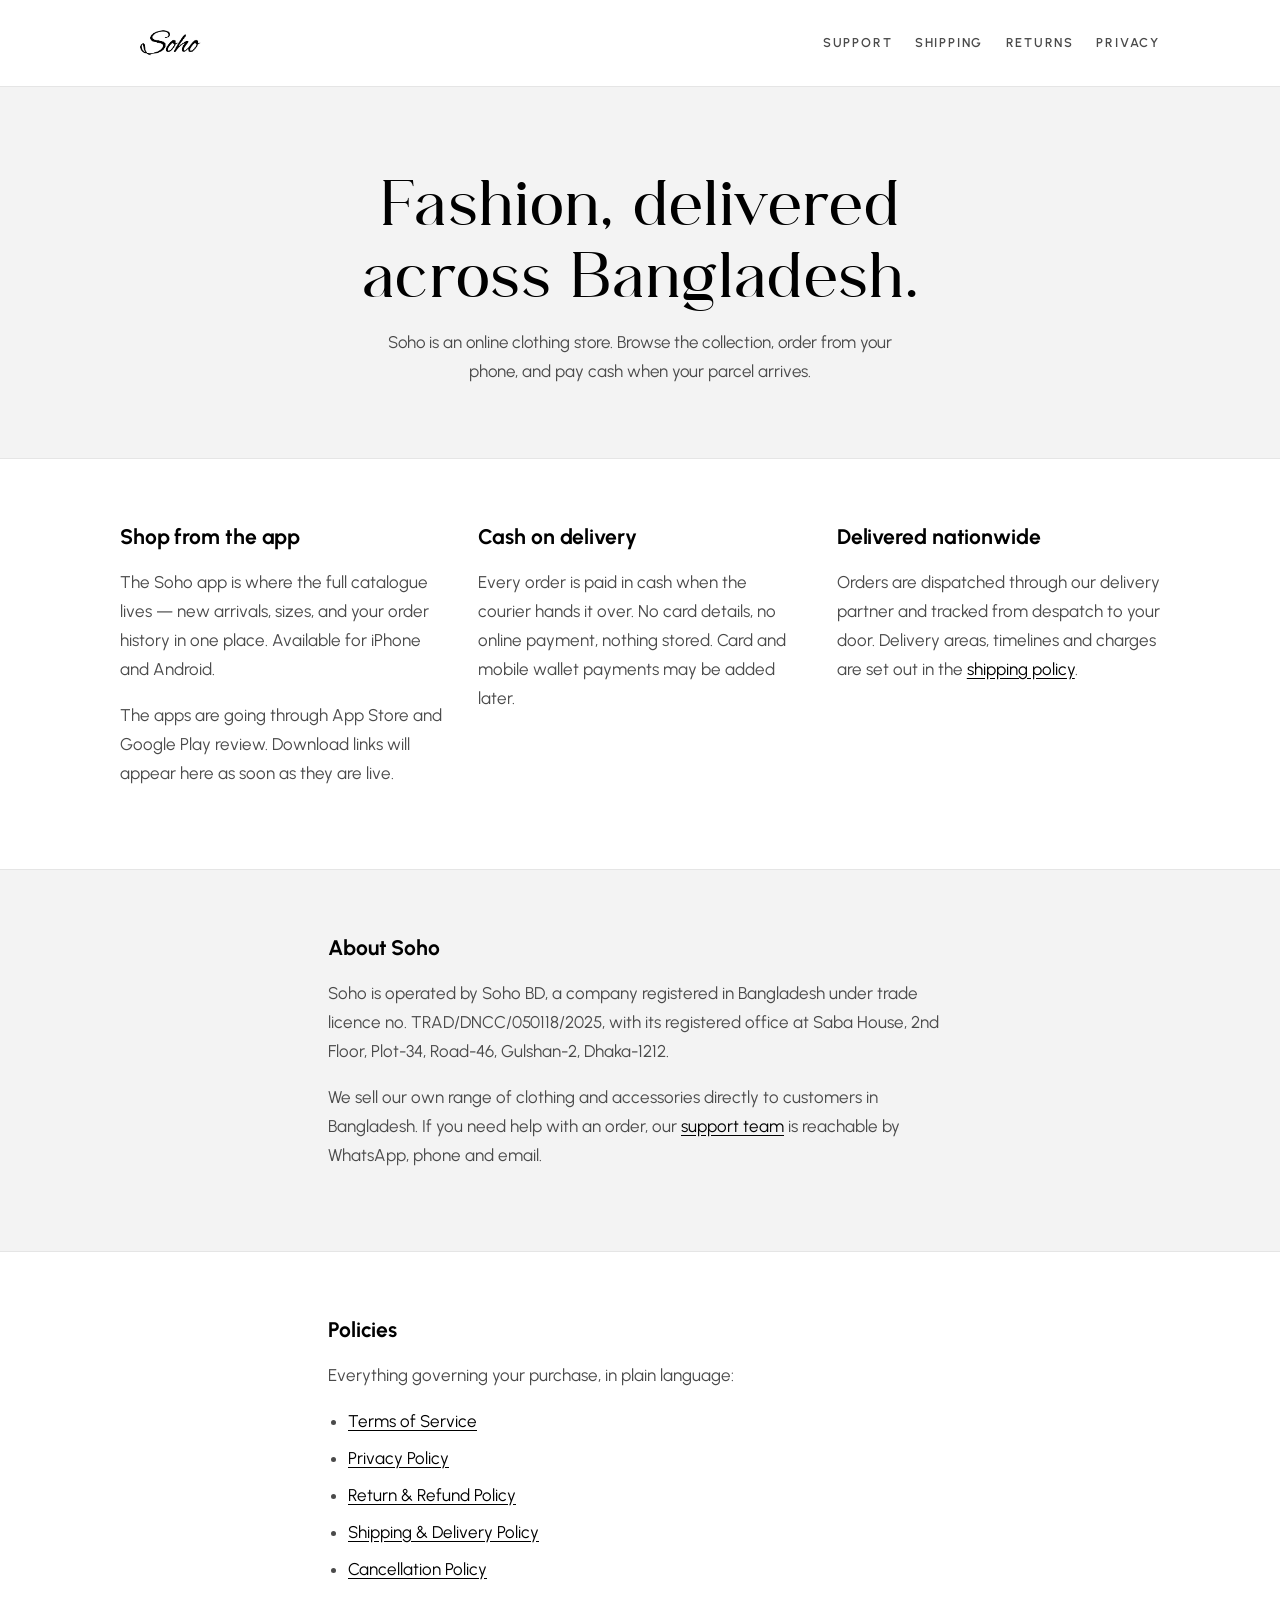
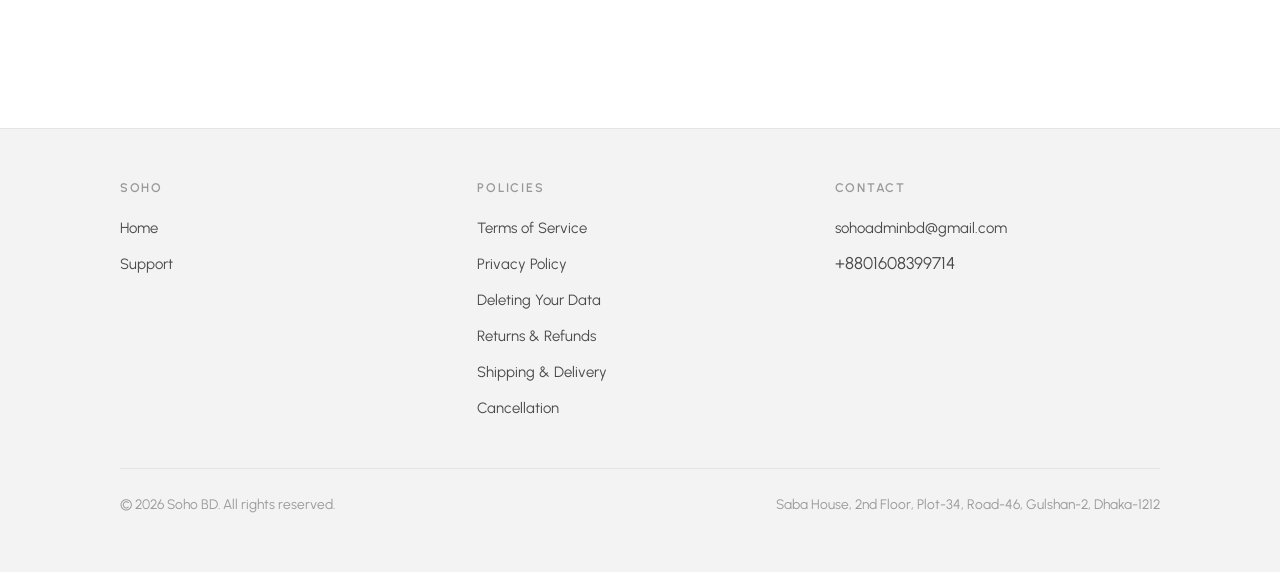
<file: index.html>
<!doctype html>
<html lang="en">
  <head>
    <meta charset="utf-8" />
    <meta name="viewport" content="width=device-width, initial-scale=1" />
    <title>Soho — Fashion, delivered across Bangladesh</title>
    <meta
      name="description"
      content="Soho is an online fashion store delivering across Bangladesh, with cash on delivery and a mobile app for iOS and Android."
    />
    <link rel="icon" type="image/png" sizes="32x32" href="/assets/favicon-32.png" />
    <link rel="icon" type="image/png" sizes="192x192" href="/assets/favicon-192.png" />
    <link rel="apple-touch-icon" href="/assets/apple-touch-icon.png" />
    <meta name="theme-color" content="#ffffff" />
    <link rel="stylesheet" href="/assets/styles.css?v=3" />
  </head>
  <body>
    <header class="masthead">
      <div class="wrap masthead__inner">
        <a class="wordmark" href="/"><img src="/assets/soho-wordmark.png" alt="Soho" width="341" height="141" /></a>
        <nav>
          <a href="/support">Support</a>
          <a href="/legal/shipping">Shipping</a>
          <a href="/legal/returns">Returns</a>
          <a href="/legal/privacy">Privacy</a>
        </nav>
      </div>
    </header>

    <main>
      <section class="hero">
        <div class="prose">
          <h1>Fashion, delivered across Bangladesh.</h1>
          <p>
            Soho is an online clothing store. Browse the collection, order from
            your phone, and pay cash when your parcel arrives.
          </p>
        </div>
      </section>

      <section class="section">
        <div class="wrap">
          <div class="cols">
            <div>
              <h2>Shop from the app</h2>
              <p>
                The Soho app is where the full catalogue lives — new arrivals,
                sizes, and your order history in one place. Available for iPhone
                and Android.
              </p>
              <p>
                The apps are going through App Store and Google Play review.
                Download links will appear here as soon as they are live.
              </p>
            </div>
            <div>
              <h2>Cash on delivery</h2>
              <p>
                Every order is paid in cash when the courier hands it over. No
                card details, no online payment, nothing stored. Card and mobile
                wallet payments may be added later.
              </p>
            </div>
            <div>
              <h2>Delivered nationwide</h2>
              <p>
                Orders are dispatched through our delivery partner and tracked
                from despatch to your door. Delivery areas, timelines and
                charges are set out in the
                <a href="/legal/shipping">shipping policy</a>.
              </p>
            </div>
          </div>
        </div>
      </section>

      <section class="section section--warm">
        <div class="prose">
          <h2>About Soho</h2>
          <p>
            Soho is operated by
            Soho BD, a company registered in Bangladesh under trade licence no.
            TRAD/DNCC/050118/2025, with its registered office at Saba House,
            2nd Floor, Plot-34, Road-46, Gulshan-2, Dhaka-1212.
          </p>
          <p>
            We sell our own range of clothing and accessories directly to
            customers in Bangladesh. If you need help with an order, our
            <a href="/support">support team</a> is reachable by WhatsApp, phone
            and email.
          </p>
        </div>
      </section>

      <section class="section">
        <div class="prose">
          <h2>Policies</h2>
          <p>
            Everything governing your purchase, in plain language:
          </p>
          <ul>
            <li><a href="/legal/terms">Terms of Service</a></li>
            <li><a href="/legal/privacy">Privacy Policy</a></li>
            <li><a href="/legal/returns">Return &amp; Refund Policy</a></li>
            <li><a href="/legal/shipping">Shipping &amp; Delivery Policy</a></li>
            <li><a href="/legal/cancellation">Cancellation Policy</a></li>
          </ul>
        </div>
      </section>
    </main>

    <footer class="footer">
      <div class="wrap">
        <div class="footer__grid">
          <div>
            <h4>Soho</h4>
            <ul>
              <li><a href="/">Home</a></li>
              <li><a href="/support">Support</a></li>
            </ul>
          </div>
          <div>
            <h4>Policies</h4>
            <ul>
              <li><a href="/legal/terms">Terms of Service</a></li>
              <li><a href="/legal/privacy">Privacy Policy</a></li>
              <li><a href="/legal/data-deletion">Deleting Your Data</a></li>
              <li><a href="/legal/returns">Returns &amp; Refunds</a></li>
              <li><a href="/legal/shipping">Shipping &amp; Delivery</a></li>
              <li><a href="/legal/cancellation">Cancellation</a></li>
            </ul>
          </div>
          <div>
            <h4>Contact</h4>
            <ul>
              <li>
                <a href="mailto:sohoadminbd@gmail.com"
                  >sohoadminbd@gmail.com</a
                >
              </li>
              <li>+8801608399714</li>
            </ul>
          </div>
        </div>
        <div class="footer__base">
          <p>
            &copy; 2026
            Soho BD. All
            rights reserved.
          </p>
          <p>Saba House, 2nd Floor, Plot-34, Road-46, Gulshan-2, Dhaka-1212</p>
        </div>
      </div>
    </footer>
  </body>
</html>
</file>
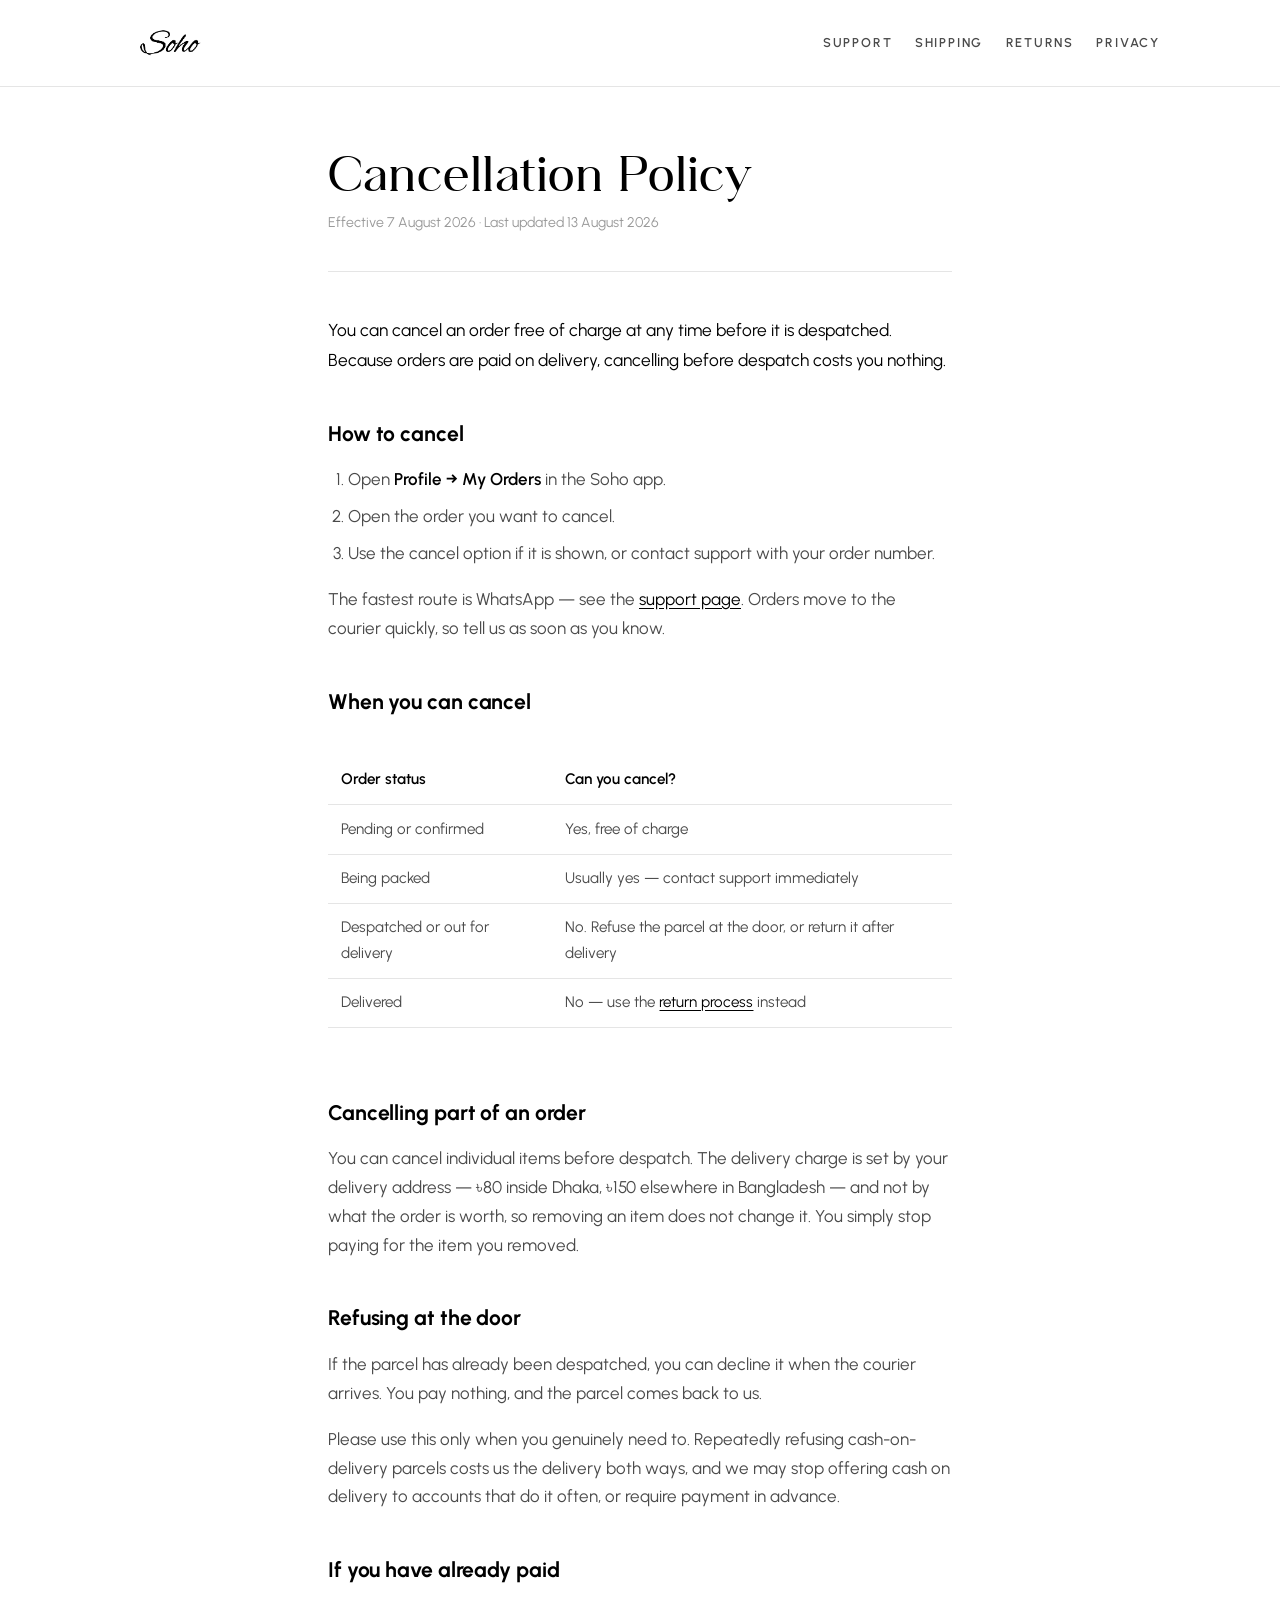
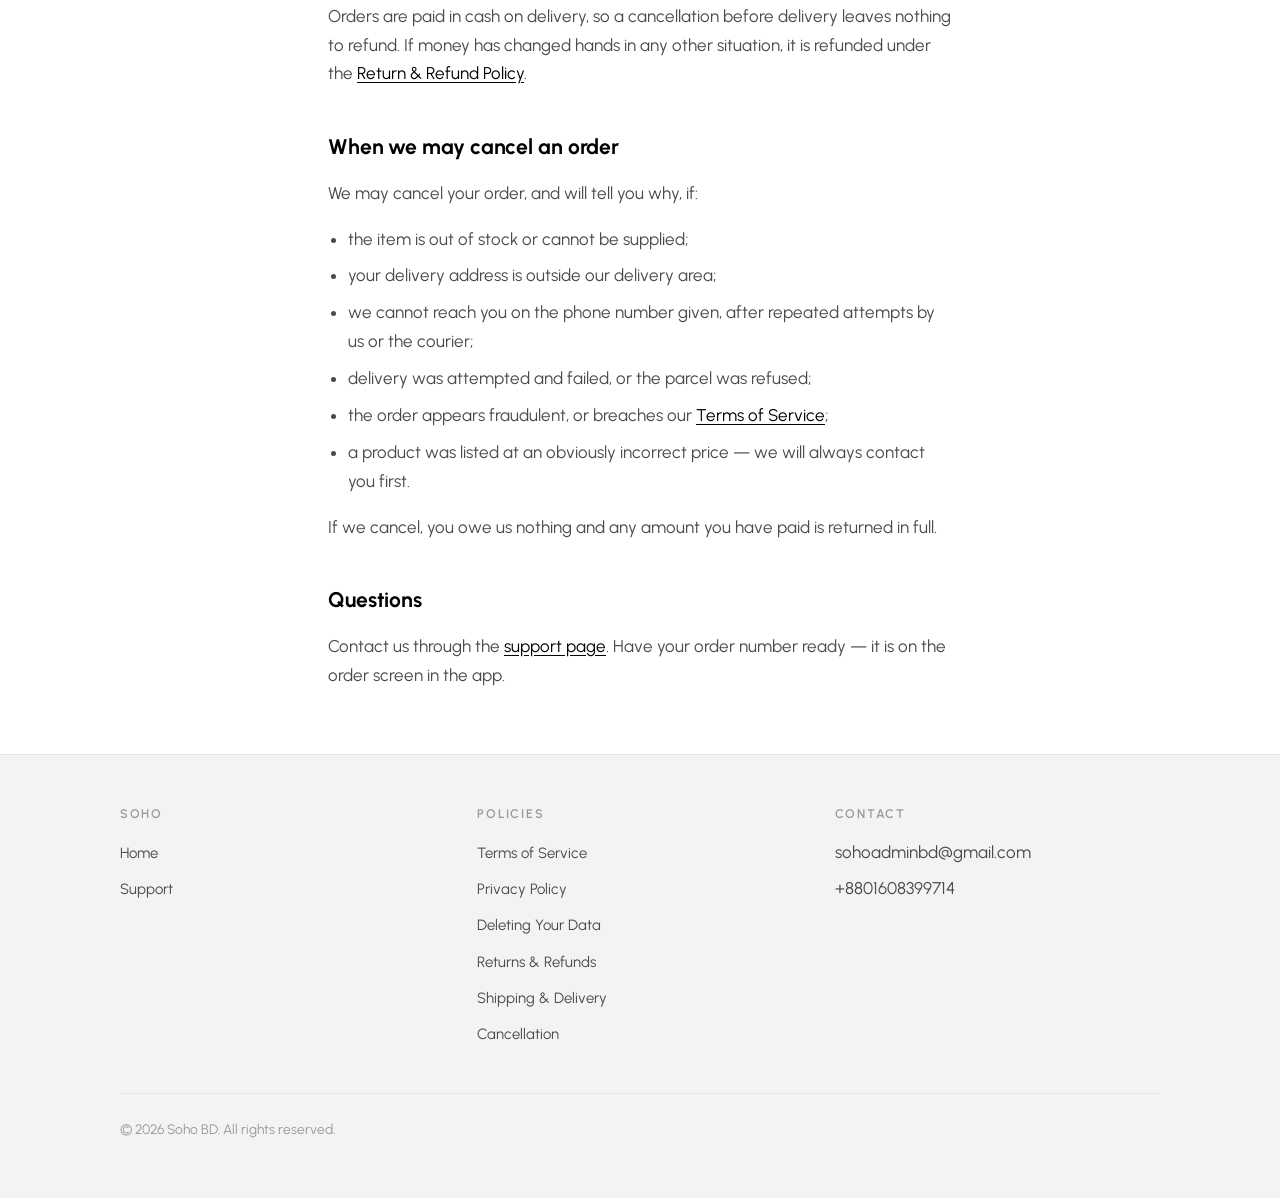
<file: cancellation.html>
<!doctype html>
<html lang="en">
  <head>
    <meta charset="utf-8" />
    <meta name="viewport" content="width=device-width, initial-scale=1" />
    <title>Cancellation Policy — Soho</title>
    <meta
      name="description"
      content="When and how you can cancel a Soho order, and when we may cancel one."
    />
    <link rel="icon" type="image/png" sizes="32x32" href="/assets/favicon-32.png" />
    <link rel="icon" type="image/png" sizes="192x192" href="/assets/favicon-192.png" />
    <link rel="apple-touch-icon" href="/assets/apple-touch-icon.png" />
    <meta name="theme-color" content="#ffffff" />
    <link rel="stylesheet" href="/assets/styles.css?v=3" />
  </head>
  <body>
    <header class="masthead">
      <div class="wrap masthead__inner">
        <a class="wordmark" href="/"><img src="/assets/soho-wordmark.png" alt="Soho" width="341" height="141" /></a>
        <nav>
          <a href="/support">Support</a>
          <a href="/legal/shipping">Shipping</a>
          <a href="/legal/returns">Returns</a>
          <a href="/legal/privacy">Privacy</a>
        </nav>
      </div>
    </header>

    <main>
      <div class="prose">
        <div class="page-head">
          <h1>Cancellation Policy</h1>
          <p class="dates">
            Effective 7 August 2026 · Last updated
            13 August 2026
          </p>
        </div>

        <p class="lede">
          You can cancel an order free of charge at any time before it is
          despatched. Because orders are paid on delivery, cancelling before
          despatch costs you nothing.
        </p>

        <h2>How to cancel</h2>
        <ol>
          <li>Open <strong>Profile → My Orders</strong> in the Soho app.</li>
          <li>Open the order you want to cancel.</li>
          <li>
            Use the cancel option if it is shown, or contact support with your
            order number.
          </li>
        </ol>
        <p>
          The fastest route is WhatsApp — see the
          <a href="/support">support page</a>. Orders move to the courier
          quickly, so tell us as soon as you know.
        </p>

        <h2>When you can cancel</h2>
        <div class="table-scroll">
          <table>
            <thead>
              <tr>
                <th>Order status</th>
                <th>Can you cancel?</th>
              </tr>
            </thead>
            <tbody>
              <tr>
                <td>Pending or confirmed</td>
                <td>Yes, free of charge</td>
              </tr>
              <tr>
                <td>Being packed</td>
                <td>
                  Usually yes — contact support immediately
                </td>
              </tr>
              <tr>
                <td>Despatched or out for delivery</td>
                <td>
                  No. Refuse the parcel at the door, or return it after delivery
                </td>
              </tr>
              <tr>
                <td>Delivered</td>
                <td>
                  No — use the <a href="/legal/returns">return process</a> instead
                </td>
              </tr>
            </tbody>
          </table>
        </div>

        <h2>Cancelling part of an order</h2>
        <p>
          You can cancel individual items before despatch. The delivery charge is
          set by your delivery address — ৳80 inside Dhaka, ৳150 elsewhere in
          Bangladesh — and not by what the order is worth, so removing an item
          does not change it. You simply stop paying for the item you removed.
        </p>

        <h2>Refusing at the door</h2>
        <p>
          If the parcel has already been despatched, you can decline it when the
          courier arrives. You pay nothing, and the parcel comes back to us.
        </p>
        <p>
          Please use this only when you genuinely need to. Repeatedly refusing
          cash-on-delivery parcels costs us the delivery both ways, and we may
          stop offering cash on delivery to accounts that do it often, or
          require payment in advance.
        </p>

        <h2>If you have already paid</h2>
        <p>
          Orders are paid in cash on delivery, so a cancellation before delivery
          leaves nothing to refund. If money has changed hands in any other
          situation, it is refunded under the
          <a href="/legal/returns">Return &amp; Refund Policy</a>.
        </p>

        <h2>When we may cancel an order</h2>
        <p>We may cancel your order, and will tell you why, if:</p>
        <ul>
          <li>the item is out of stock or cannot be supplied;</li>
          <li>your delivery address is outside our delivery area;</li>
          <li>
            we cannot reach you on the phone number given, after repeated
            attempts by us or the courier;
          </li>
          <li>
            delivery was attempted and failed, or the parcel was refused;
          </li>
          <li>
            the order appears fraudulent, or breaches our
            <a href="/legal/terms">Terms of Service</a>;
          </li>
          <li>
            a product was listed at an obviously incorrect price — we will
            always contact you first.
          </li>
        </ul>
        <p>
          If we cancel, you owe us nothing and any amount you have paid is
          returned in full.
        </p>

        <h2>Questions</h2>
        <p>
          Contact us through the <a href="/support">support page</a>. Have your
          order number ready — it is on the order screen in the app.
        </p>
      </div>
    </main>

    <footer class="footer">
      <div class="wrap">
        <div class="footer__grid">
          <div>
            <h4>Soho</h4>
            <ul>
              <li><a href="/">Home</a></li>
              <li><a href="/support">Support</a></li>
            </ul>
          </div>
          <div>
            <h4>Policies</h4>
            <ul>
              <li><a href="/legal/terms">Terms of Service</a></li>
              <li><a href="/legal/privacy">Privacy Policy</a></li>
              <li><a href="/legal/data-deletion">Deleting Your Data</a></li>
              <li><a href="/legal/returns">Returns &amp; Refunds</a></li>
              <li><a href="/legal/shipping">Shipping &amp; Delivery</a></li>
              <li><a href="/legal/cancellation">Cancellation</a></li>
            </ul>
          </div>
          <div>
            <h4>Contact</h4>
            <ul>
              <li>sohoadminbd@gmail.com</li>
              <li>+8801608399714</li>
            </ul>
          </div>
        </div>
        <div class="footer__base">
          <p>
            &copy; 2026
            Soho BD. All
            rights reserved.
          </p>
        </div>
      </div>
    </footer>
  </body>
</html>
</file>
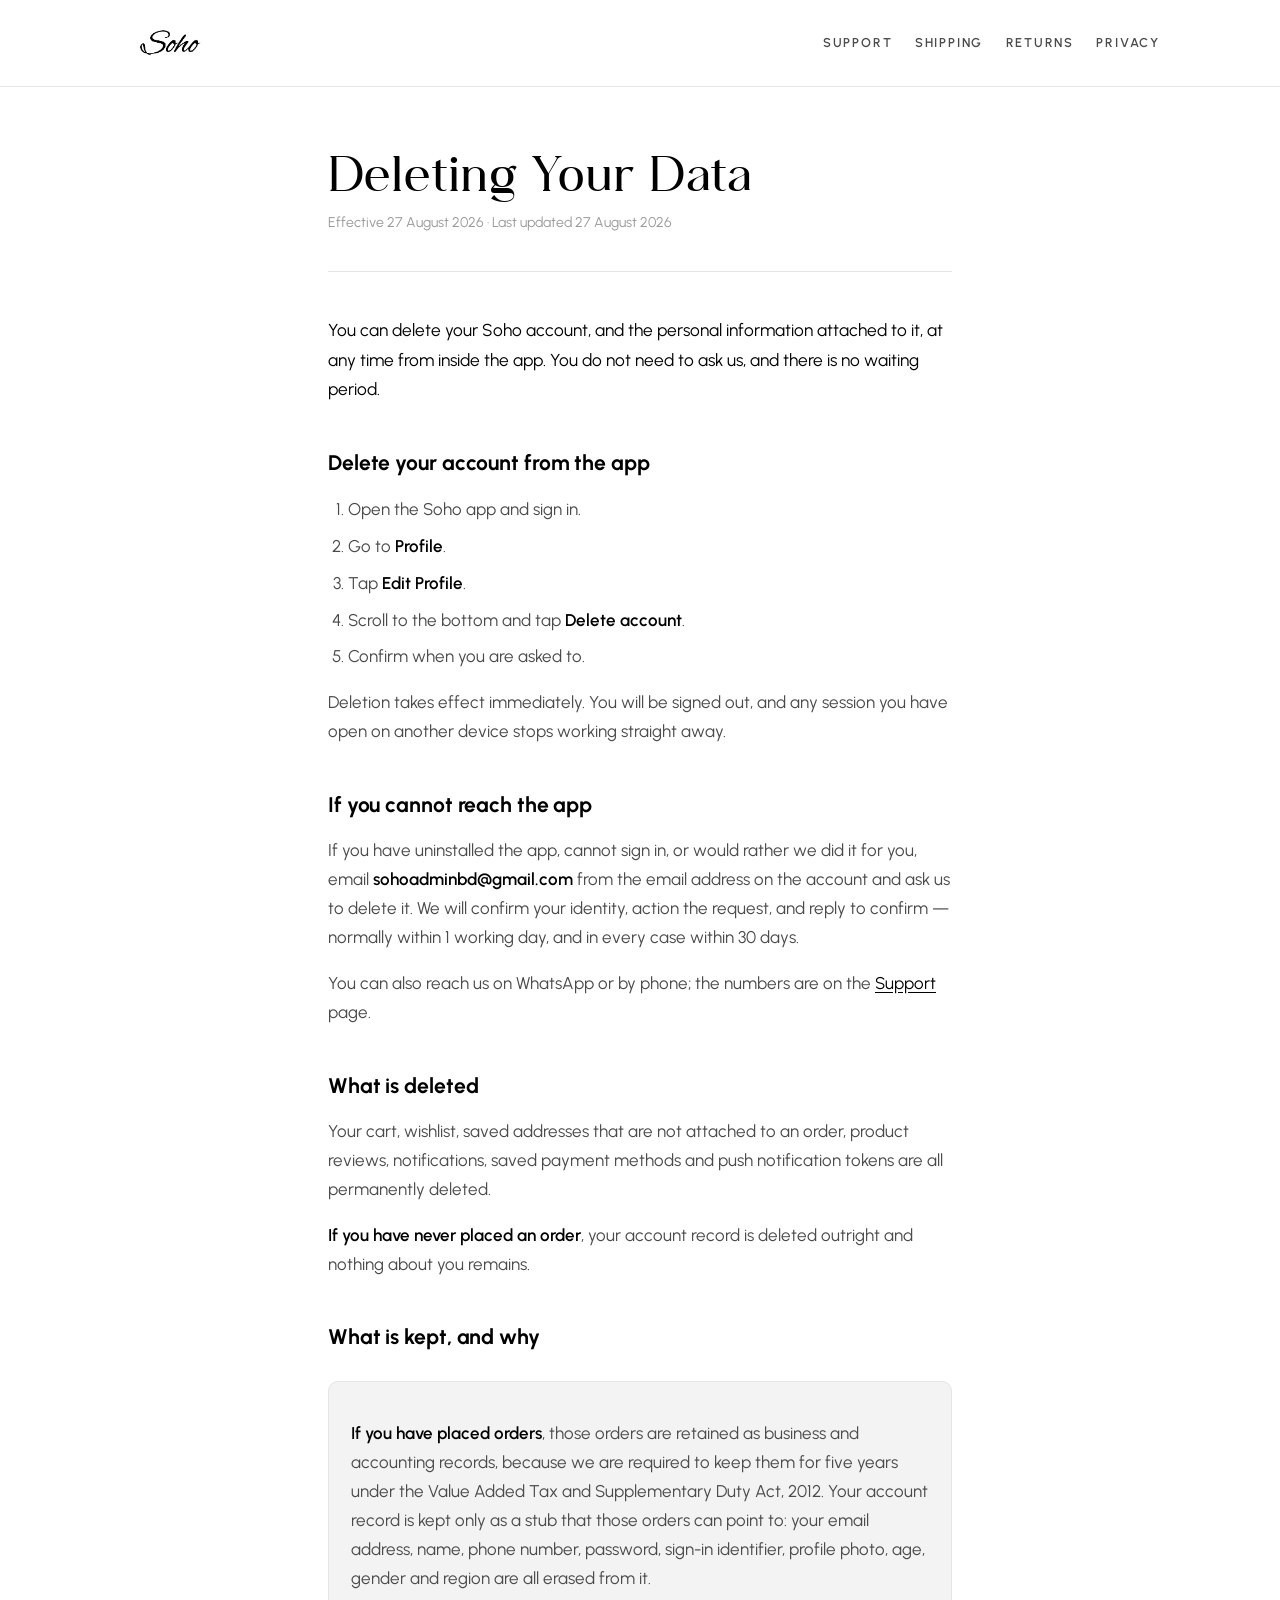
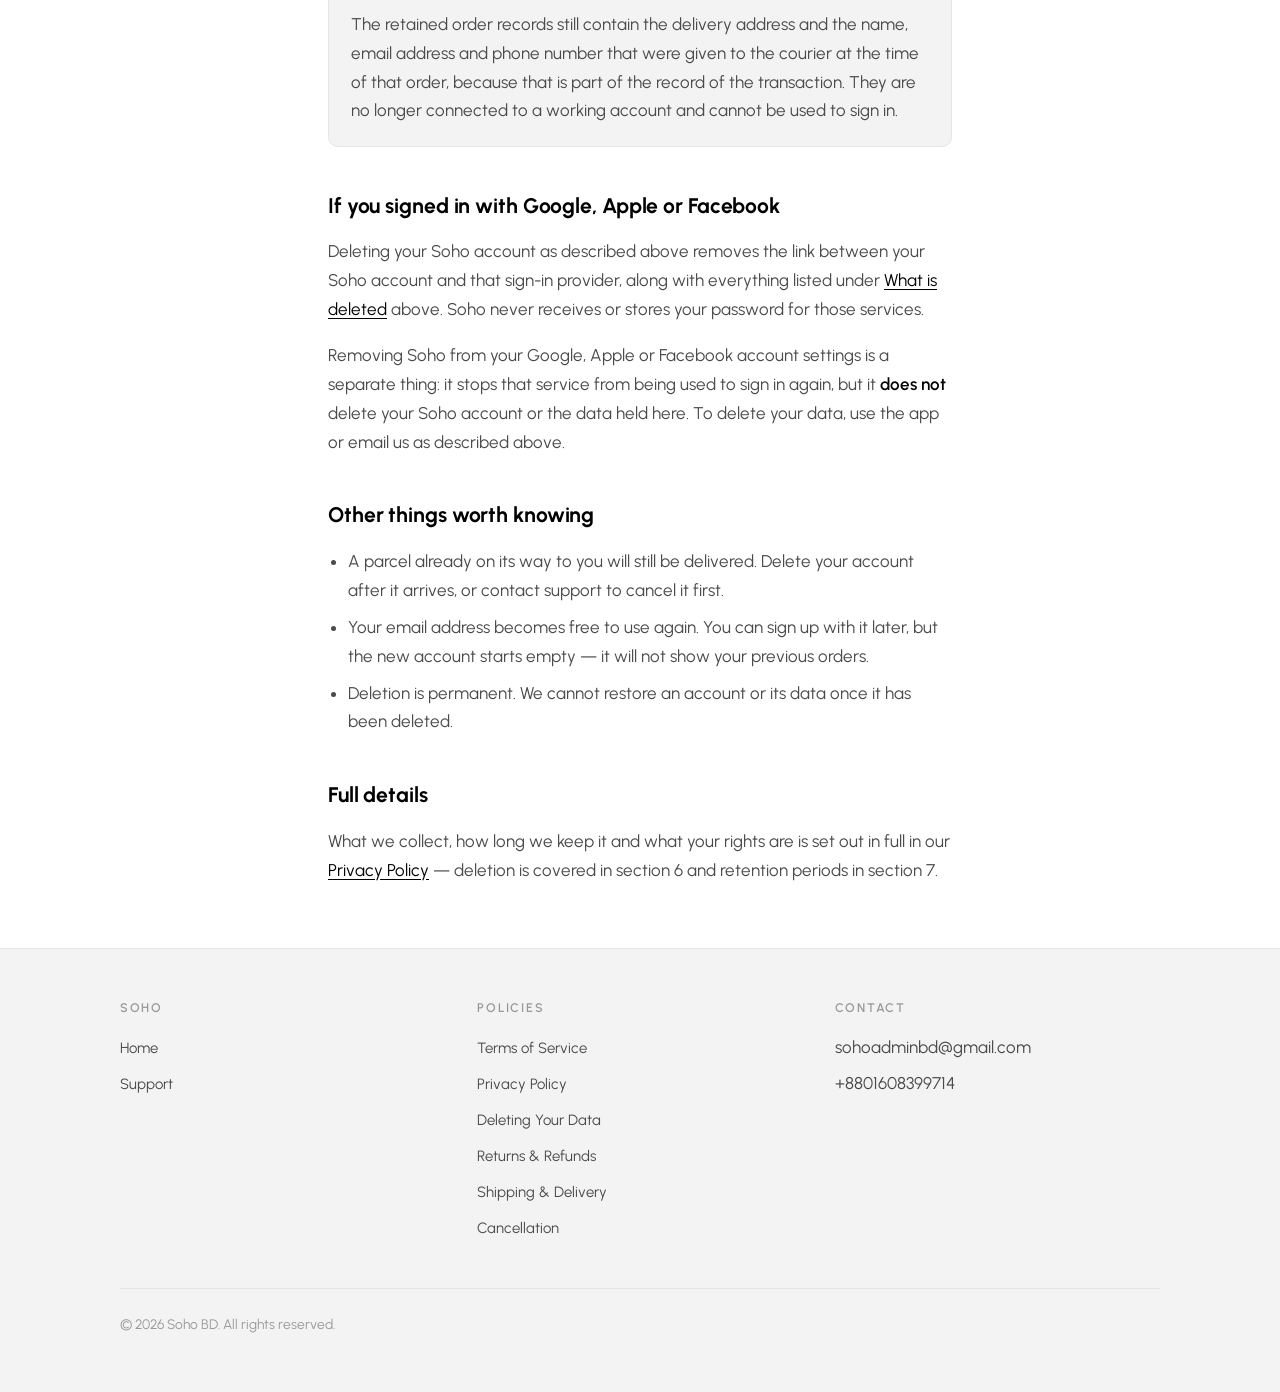
<file: data-deletion.html>
<!doctype html>
<html lang="en">
  <head>
    <meta charset="utf-8" />
    <meta name="viewport" content="width=device-width, initial-scale=1" />
    <title>Deleting Your Data — Soho</title>
    <meta
      name="description"
      content="How to delete your Soho account and the personal information attached to it."
    />
    <link rel="icon" type="image/png" sizes="32x32" href="/assets/favicon-32.png" />
    <link rel="icon" type="image/png" sizes="192x192" href="/assets/favicon-192.png" />
    <link rel="apple-touch-icon" href="/assets/apple-touch-icon.png" />
    <meta name="theme-color" content="#ffffff" />
    <link rel="stylesheet" href="/assets/styles.css?v=3" />
  </head>
  <body>
    <header class="masthead">
      <div class="wrap masthead__inner">
        <a class="wordmark" href="/"><img src="/assets/soho-wordmark.png" alt="Soho" width="341" height="141" /></a>
        <nav>
          <a href="/support">Support</a>
          <a href="/legal/shipping">Shipping</a>
          <a href="/legal/returns">Returns</a>
          <a href="/legal/privacy">Privacy</a>
        </nav>
      </div>
    </header>

    <main>
      <div class="prose">
        <div class="page-head">
          <h1>Deleting Your Data</h1>
          <p class="dates">
            Effective 27 August 2026 · Last updated
            27 August 2026
          </p>
        </div>

        <p class="lede">
          You can delete your Soho account, and the personal information
          attached to it, at any time from inside the app. You do not need to
          ask us, and there is no waiting period.
        </p>

        <h2>Delete your account from the app</h2>
        <ol>
          <li>Open the Soho app and sign in.</li>
          <li>Go to <strong>Profile</strong>.</li>
          <li>Tap <strong>Edit Profile</strong>.</li>
          <li>
            Scroll to the bottom and tap <strong>Delete account</strong>.
          </li>
          <li>Confirm when you are asked to.</li>
        </ol>
        <p>
          Deletion takes effect immediately. You will be signed out, and any
          session you have open on another device stops working straight away.
        </p>

        <h2>If you cannot reach the app</h2>
        <p>
          If you have uninstalled the app, cannot sign in, or would rather we
          did it for you, email
          <strong>sohoadminbd@gmail.com</strong> from the email address on the
          account and ask us to delete it. We will confirm your identity, action
          the request, and reply to confirm — normally within 1 working day, and
          in every case within 30 days.
        </p>
        <p>
          You can also reach us on WhatsApp or by phone; the numbers are on the
          <a href="/support">Support</a> page.
        </p>

        <h2 id="what-is-deleted">What is deleted</h2>
        <p>
          Your cart, wishlist, saved addresses that are not attached to an
          order, product reviews, notifications, saved payment methods and push
          notification tokens are all permanently deleted.
        </p>
        <p>
          <strong>If you have never placed an order</strong>, your account
          record is deleted outright and nothing about you remains.
        </p>

        <h2>What is kept, and why</h2>
        <div class="callout">
          <p>
            <strong>If you have placed orders</strong>, those orders are
            retained as business and accounting records, because we are required
            to keep them for five years under the Value Added Tax and
            Supplementary Duty Act, 2012. Your account record is kept only as a
            stub that those orders can point to: your email address, name, phone
            number, password, sign-in identifier, profile photo, age, gender and
            region are all erased from it.
          </p>
          <p>
            The retained order records still contain the delivery address and
            the name, email address and phone number that were given to the
            courier at the time of that order, because that is part of the
            record of the transaction. They are no longer connected to a working
            account and cannot be used to sign in.
          </p>
        </div>

        <h2>If you signed in with Google, Apple or Facebook</h2>
        <p>
          Deleting your Soho account as described above removes the link between
          your Soho account and that sign-in provider, along with everything
          listed under <a href="#what-is-deleted">What is deleted</a> above.
          Soho never receives or stores your password for those services.
        </p>
        <p>
          Removing Soho from your Google, Apple or Facebook account settings is
          a separate thing: it stops that service from being used to sign in
          again, but it <strong>does not</strong> delete your Soho account or
          the data held here. To delete your data, use the app or email us as
          described above.
        </p>

        <h2>Other things worth knowing</h2>
        <ul>
          <li>
            A parcel already on its way to you will still be delivered. Delete
            your account after it arrives, or contact support to cancel it
            first.
          </li>
          <li>
            Your email address becomes free to use again. You can sign up with
            it later, but the new account starts empty — it will not show your
            previous orders.
          </li>
          <li>
            Deletion is permanent. We cannot restore an account or its data once
            it has been deleted.
          </li>
        </ul>

        <h2>Full details</h2>
        <p>
          What we collect, how long we keep it and what your rights are is set
          out in full in our
          <a href="/legal/privacy">Privacy Policy</a> — deletion is covered in
          section 6 and retention periods in section 7.
        </p>
      </div>
    </main>

    <footer class="footer">
      <div class="wrap">
        <div class="footer__grid">
          <div>
            <h4>Soho</h4>
            <ul>
              <li><a href="/">Home</a></li>
              <li><a href="/support">Support</a></li>
            </ul>
          </div>
          <div>
            <h4>Policies</h4>
            <ul>
              <li><a href="/legal/terms">Terms of Service</a></li>
              <li><a href="/legal/privacy">Privacy Policy</a></li>
              <li><a href="/legal/data-deletion">Deleting Your Data</a></li>
              <li><a href="/legal/returns">Returns &amp; Refunds</a></li>
              <li><a href="/legal/shipping">Shipping &amp; Delivery</a></li>
              <li><a href="/legal/cancellation">Cancellation</a></li>
            </ul>
          </div>
          <div>
            <h4>Contact</h4>
            <ul>
              <li>sohoadminbd@gmail.com</li>
              <li>+8801608399714</li>
            </ul>
          </div>
        </div>
        <div class="footer__base">
          <p>
            &copy; 2026
            Soho BD. All
            rights reserved.
          </p>
        </div>
      </div>
    </footer>
  </body>
</html>
</file>
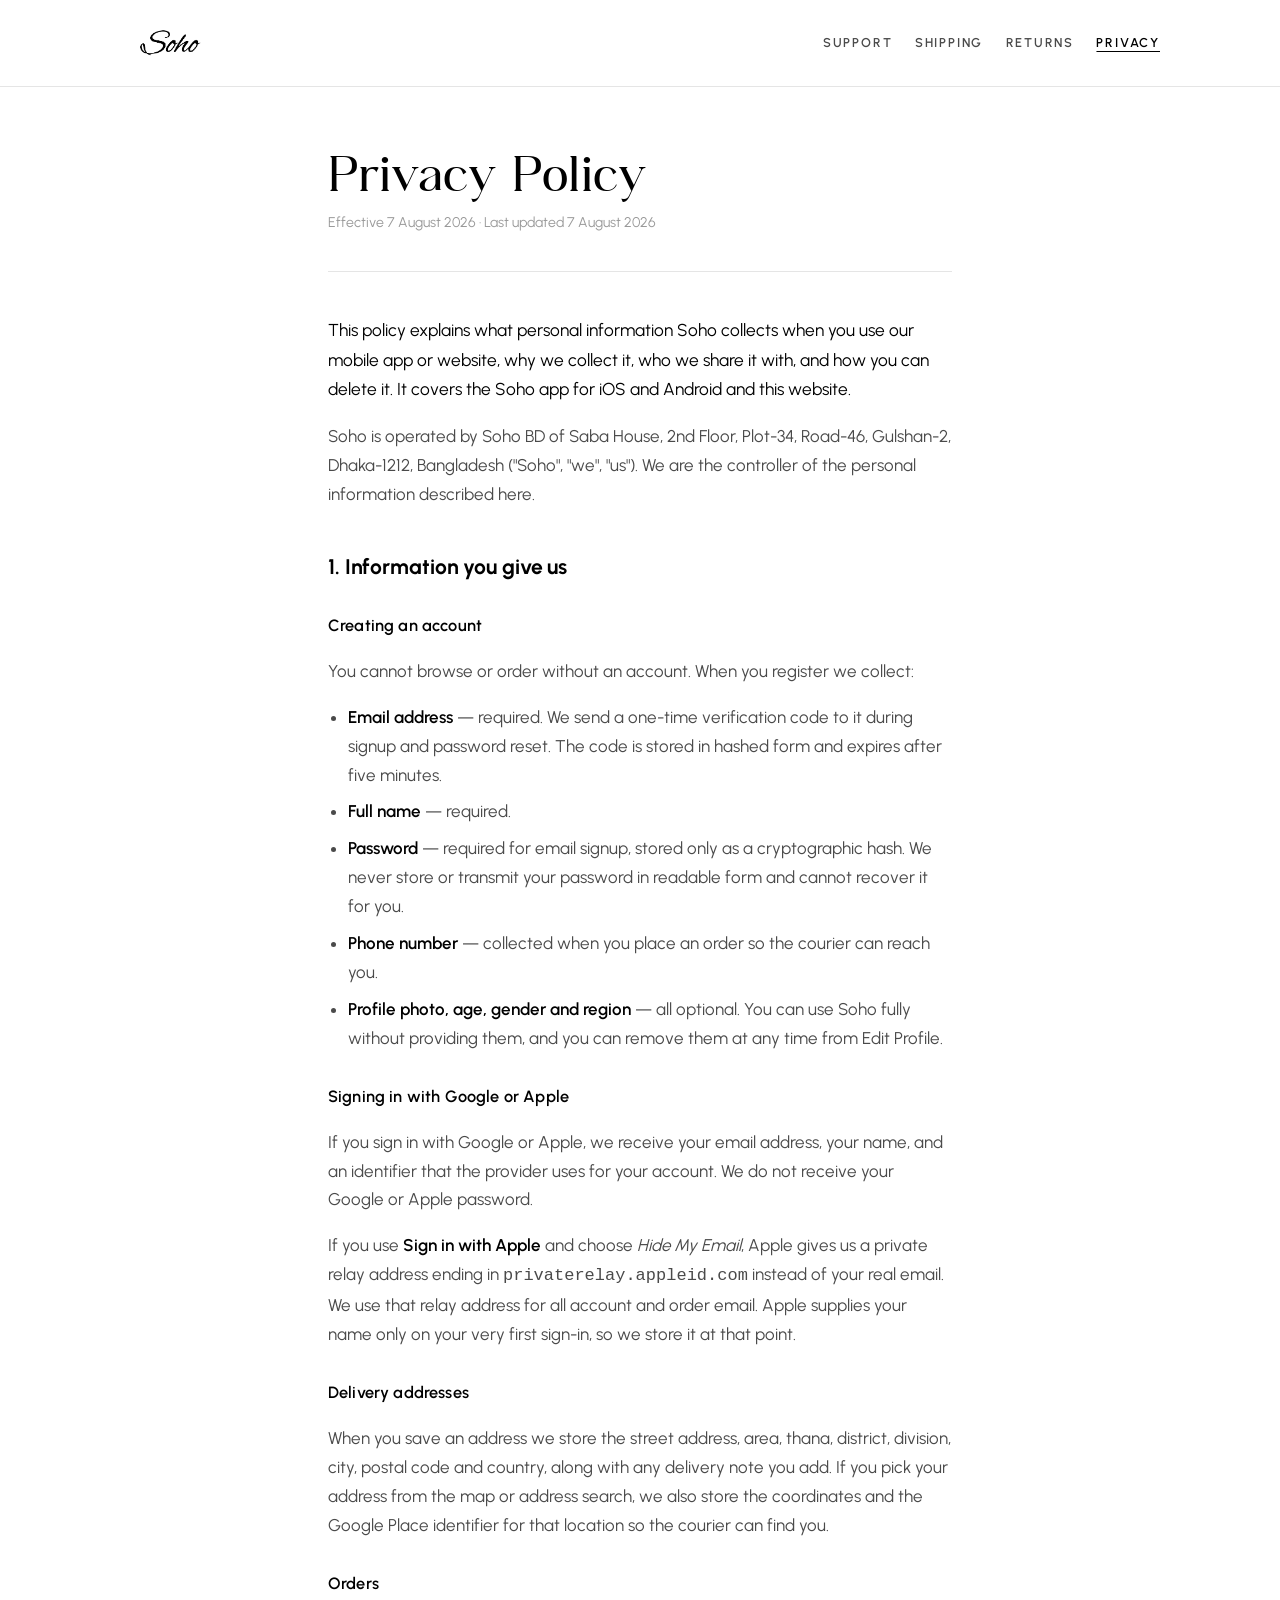
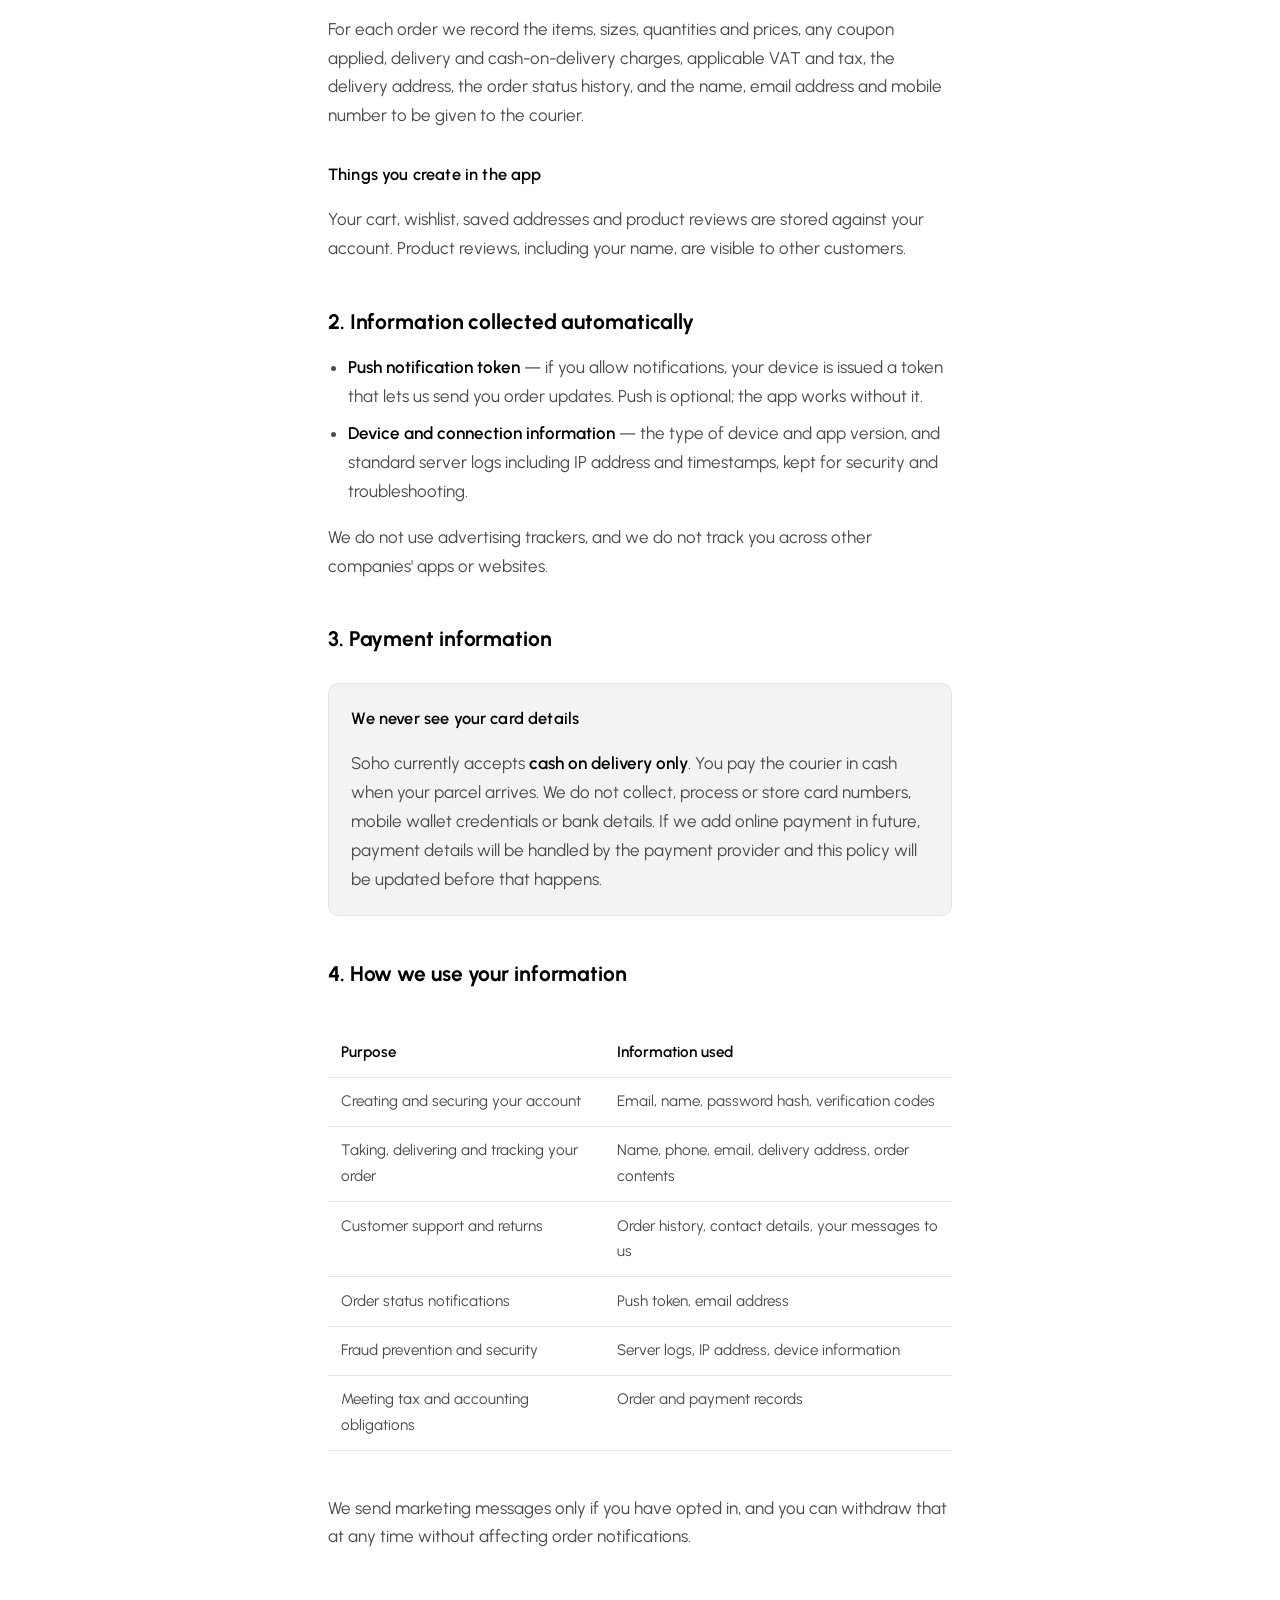
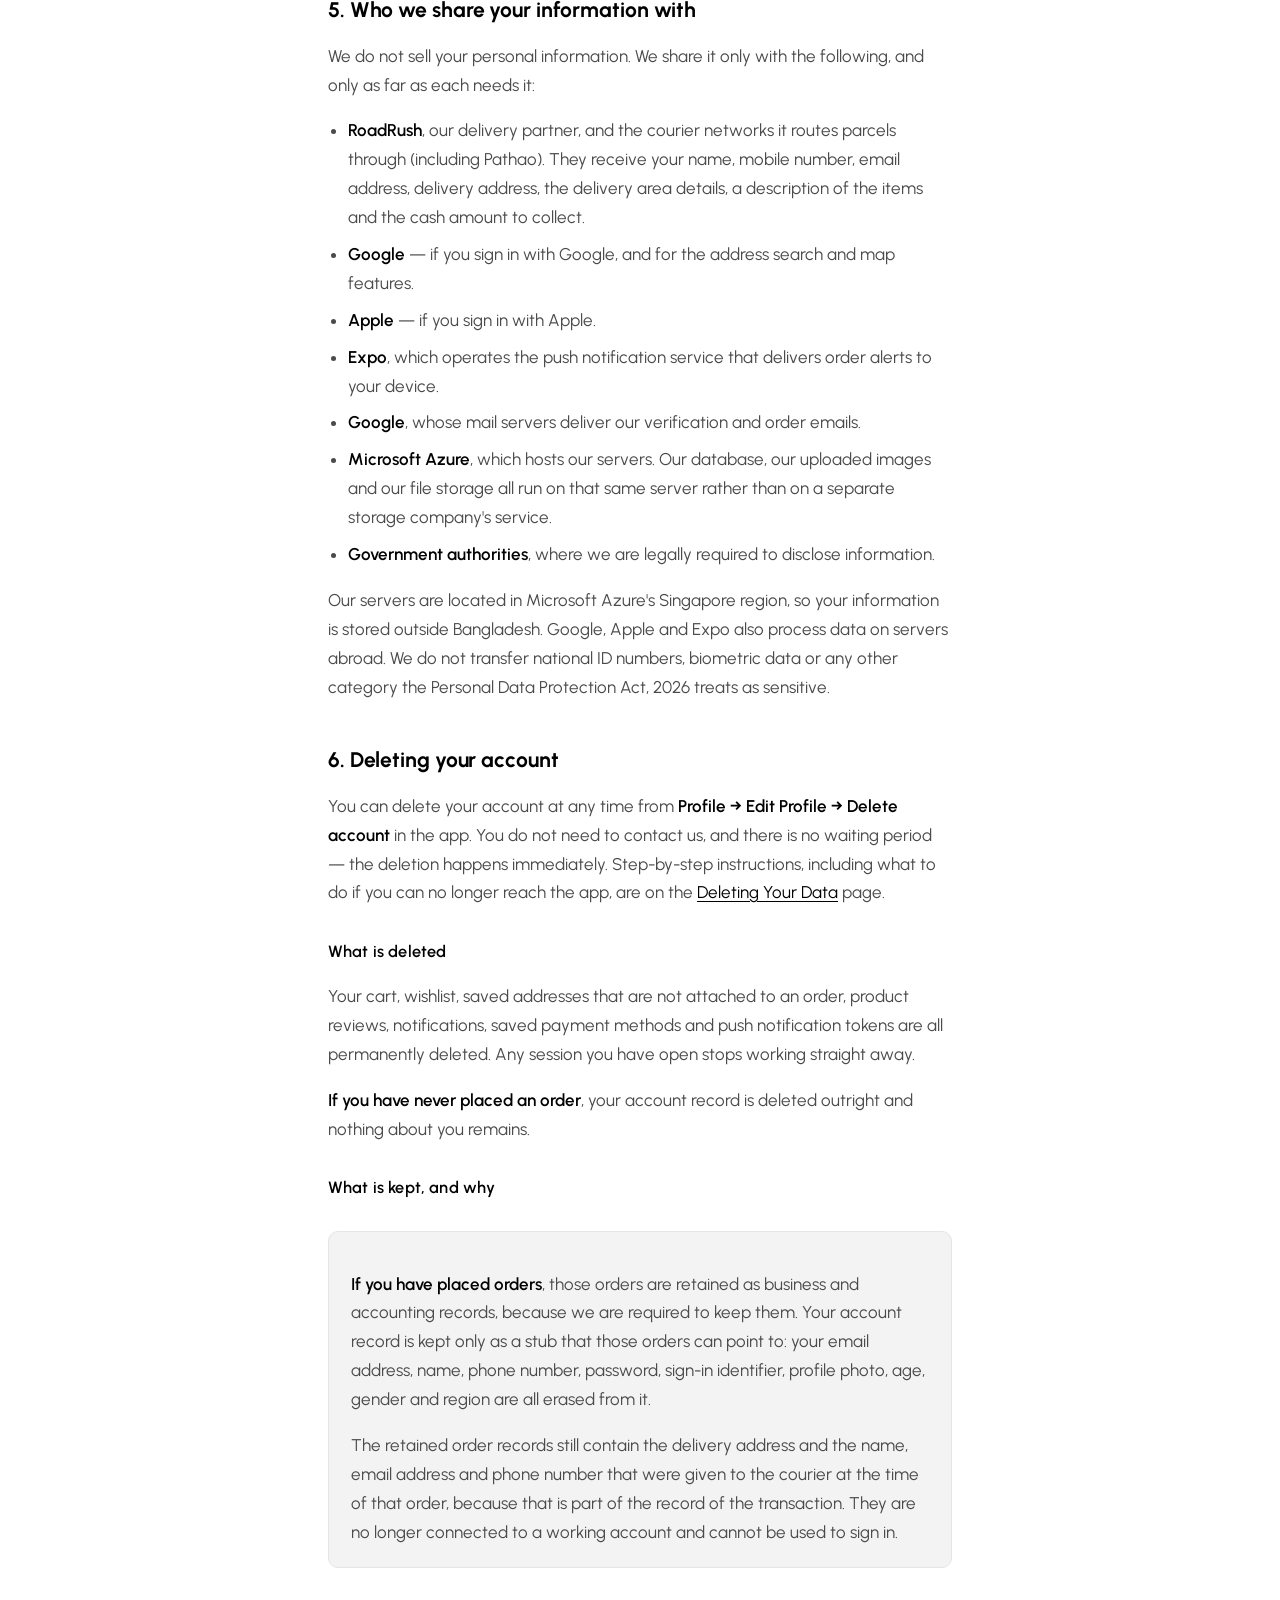
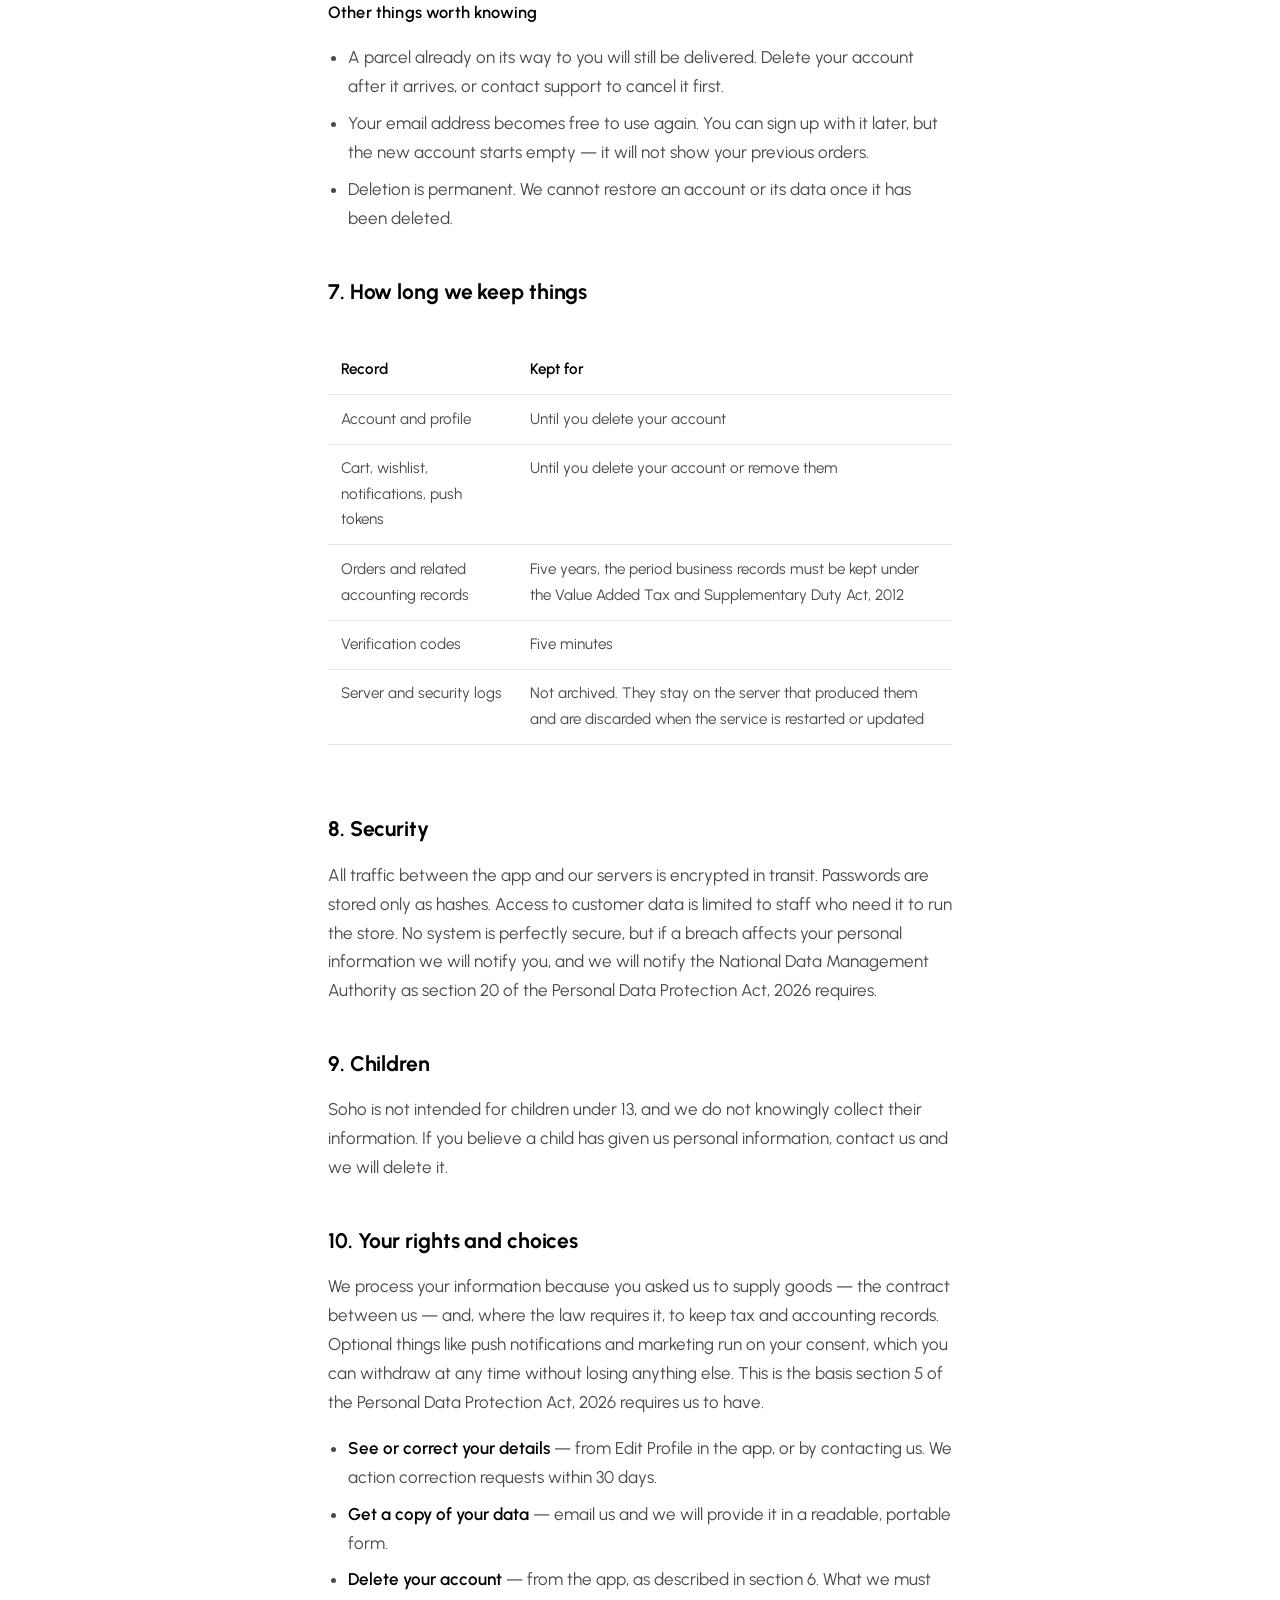
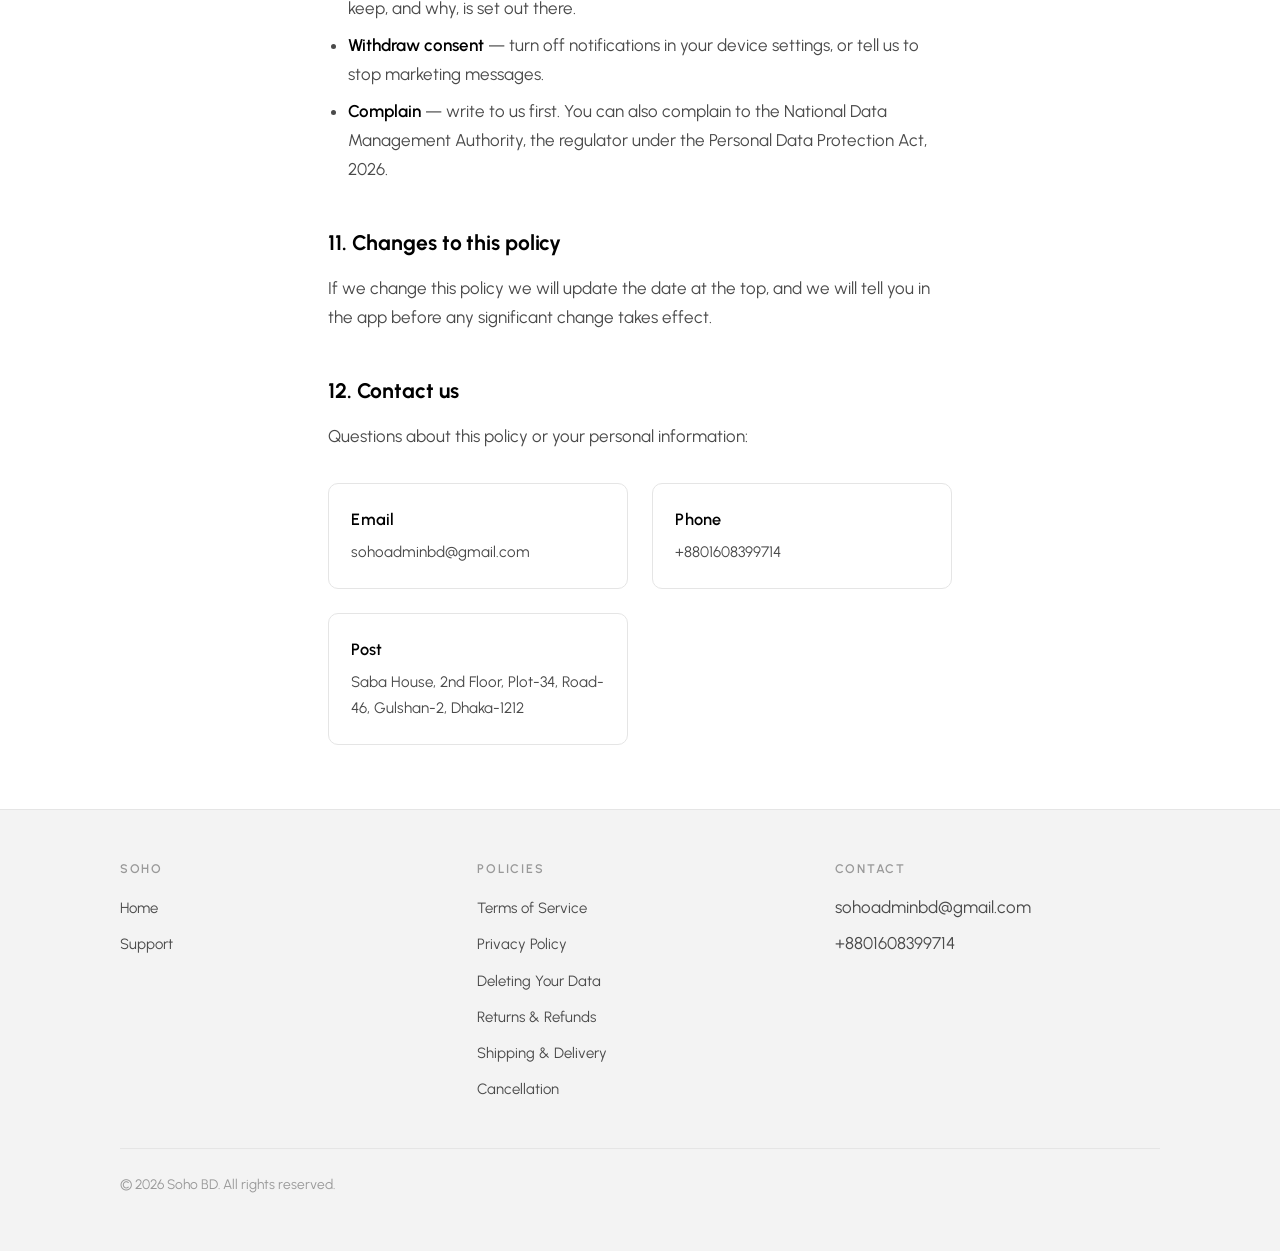
<file: privacy.html>
<!doctype html>
<html lang="en">
  <head>
    <meta charset="utf-8" />
    <meta name="viewport" content="width=device-width, initial-scale=1" />
    <title>Privacy Policy — Soho</title>
    <meta
      name="description"
      content="How Soho collects, uses, shares and deletes your personal information."
    />
    <link rel="icon" type="image/png" sizes="32x32" href="/assets/favicon-32.png" />
    <link rel="icon" type="image/png" sizes="192x192" href="/assets/favicon-192.png" />
    <link rel="apple-touch-icon" href="/assets/apple-touch-icon.png" />
    <meta name="theme-color" content="#ffffff" />
    <link rel="stylesheet" href="/assets/styles.css?v=3" />
  </head>
  <body>
    <header class="masthead">
      <div class="wrap masthead__inner">
        <a class="wordmark" href="/"><img src="/assets/soho-wordmark.png" alt="Soho" width="341" height="141" /></a>
        <nav>
          <a href="/support">Support</a>
          <a href="/legal/shipping">Shipping</a>
          <a href="/legal/returns">Returns</a>
          <a href="/legal/privacy" aria-current="page">Privacy</a>
        </nav>
      </div>
    </header>

    <main>
      <div class="prose">
        <div class="page-head">
          <h1>Privacy Policy</h1>
          <p class="dates">
            Effective 7 August 2026 · Last updated
            7 August 2026
          </p>
        </div>

        <p class="lede">
          This policy explains what personal information Soho collects when you
          use our mobile app or website, why we collect it, who we share it
          with, and how you can delete it. It covers the Soho app for iOS and
          Android and this website.
        </p>

        <p>
          Soho is operated by
          Soho BD of
          Saba House, 2nd Floor, Plot-34, Road-46, Gulshan-2, Dhaka-1212, Bangladesh
          ("Soho", "we", "us"). We are the controller of the personal
          information described here.
        </p>

        <h2>1. Information you give us</h2>

        <h3>Creating an account</h3>
        <p>
          You cannot browse or order without an account. When you register we
          collect:
        </p>
        <ul>
          <li>
            <strong>Email address</strong> — required. We send a one-time
            verification code to it during signup and password reset. The code
            is stored in hashed form and expires after five minutes.
          </li>
          <li><strong>Full name</strong> — required.</li>
          <li>
            <strong>Password</strong> — required for email signup, stored only
            as a cryptographic hash. We never store or transmit your password in
            readable form and cannot recover it for you.
          </li>
          <li>
            <strong>Phone number</strong> — collected when you place an order so
            the courier can reach you.
          </li>
          <li>
            <strong>Profile photo, age, gender and region</strong> — all
            optional. You can use Soho fully without providing them, and you can
            remove them at any time from Edit Profile.
          </li>
        </ul>

        <h3>Signing in with Google or Apple</h3>
        <p>
          If you sign in with Google or Apple, we receive your email address,
          your name, and an identifier that the provider uses for your account.
          We do not receive your Google or Apple password.
        </p>
        <p>
          If you use <strong>Sign in with Apple</strong> and choose
          <em>Hide My Email</em>, Apple gives us a private relay address ending
          in <code>privaterelay.appleid.com</code> instead of your real email.
          We use that relay address for all account and order email. Apple
          supplies your name only on your very first sign-in, so we store it at
          that point.
        </p>

        <h3>Delivery addresses</h3>
        <p>
          When you save an address we store the street address, area, thana,
          district, division, city, postal code and country, along with any
          delivery note you add. If you pick your address from the map or
          address search, we also store the coordinates and the Google Place
          identifier for that location so the courier can find you.
        </p>

        <h3>Orders</h3>
        <p>
          For each order we record the items, sizes, quantities and prices, any
          coupon applied, delivery and cash-on-delivery charges, applicable VAT
          and tax, the delivery address, the order status history, and the name,
          email address and mobile number to be given to the courier.
        </p>

        <h3>Things you create in the app</h3>
        <p>
          Your cart, wishlist, saved addresses and product reviews are stored
          against your account. Product reviews, including your name, are
          visible to other customers.
        </p>

        <h2>2. Information collected automatically</h2>
        <ul>
          <li>
            <strong>Push notification token</strong> — if you allow
            notifications, your device is issued a token that lets us send you
            order updates. Push is optional; the app works without it.
          </li>
          <li>
            <strong>Device and connection information</strong> — the type of
            device and app version, and standard server logs including IP
            address and timestamps, kept for security and troubleshooting.
          </li>
        </ul>
        <p>
          We do not use advertising trackers, and we do not track you across
          other companies' apps or websites.
        </p>

        <h2>3. Payment information</h2>
        <div class="callout">
          <h3>We never see your card details</h3>
          <p>
            Soho currently accepts <strong>cash on delivery only</strong>. You
            pay the courier in cash when your parcel arrives. We do not collect,
            process or store card numbers, mobile wallet credentials or bank
            details. If we add online payment in future, payment details will be
            handled by the payment provider and this policy will be updated
            before that happens.
          </p>
        </div>

        <h2>4. How we use your information</h2>
        <div class="table-scroll">
          <table>
            <thead>
              <tr>
                <th>Purpose</th>
                <th>Information used</th>
              </tr>
            </thead>
            <tbody>
              <tr>
                <td>Creating and securing your account</td>
                <td>Email, name, password hash, verification codes</td>
              </tr>
              <tr>
                <td>Taking, delivering and tracking your order</td>
                <td>Name, phone, email, delivery address, order contents</td>
              </tr>
              <tr>
                <td>Customer support and returns</td>
                <td>Order history, contact details, your messages to us</td>
              </tr>
              <tr>
                <td>Order status notifications</td>
                <td>Push token, email address</td>
              </tr>
              <tr>
                <td>Fraud prevention and security</td>
                <td>Server logs, IP address, device information</td>
              </tr>
              <tr>
                <td>Meeting tax and accounting obligations</td>
                <td>Order and payment records</td>
              </tr>
            </tbody>
          </table>
        </div>
        <p>
          We send marketing messages only if you have opted in, and you can
          withdraw that at any time without affecting order notifications.
        </p>

        <h2>5. Who we share your information with</h2>
        <p>
          We do not sell your personal information. We share it only with the
          following, and only as far as each needs it:
        </p>
        <ul>
          <li>
            <strong>RoadRush</strong>, our delivery partner, and the courier
            networks it routes parcels through (including Pathao). They receive
            your name, mobile number, email address, delivery address, the
            delivery area details, a description of the items and the cash
            amount to collect.
          </li>
          <li>
            <strong>Google</strong> — if you sign in with Google, and for the
            address search and map features.
          </li>
          <li>
            <strong>Apple</strong> — if you sign in with Apple.
          </li>
          <li>
            <strong>Expo</strong>, which operates the push notification service
            that delivers order alerts to your device.
          </li>
          <li>
            <strong>Google</strong>, whose mail servers deliver our verification
            and order emails.
          </li>
          <li>
            <strong>Microsoft Azure</strong>, which hosts our servers. Our
            database, our uploaded images and our file storage all run on that
            same server rather than on a separate storage company's service.
          </li>
          <li>
            <strong>Government authorities</strong>, where we are legally
            required to disclose information.
          </li>
        </ul>
        <p>
          Our servers are located in Microsoft Azure's Singapore region, so your
          information is stored outside Bangladesh. Google, Apple and Expo also
          process data on servers abroad. We do not transfer national ID numbers,
          biometric data or any other category the Personal Data Protection Act,
          2026 treats as sensitive.
        </p>

        <h2>6. Deleting your account</h2>
        <p>
          You can delete your account at any time from
          <strong>Profile → Edit Profile → Delete account</strong> in the app.
          You do not need to contact us, and there is no waiting period — the
          deletion happens immediately. Step-by-step instructions, including
          what to do if you can no longer reach the app, are on the
          <a href="/legal/data-deletion">Deleting Your Data</a> page.
        </p>

        <h3>What is deleted</h3>
        <p>
          Your cart, wishlist, saved addresses that are not attached to an
          order, product reviews, notifications, saved payment methods and push
          notification tokens are all permanently deleted. Any session you have
          open stops working straight away.
        </p>
        <p>
          <strong>If you have never placed an order</strong>, your account
          record is deleted outright and nothing about you remains.
        </p>

        <h3>What is kept, and why</h3>
        <div class="callout">
          <p>
            <strong>If you have placed orders</strong>, those orders are
            retained as business and accounting records, because we are required
            to keep them. Your account record is kept only as a stub that those
            orders can point to: your email address, name, phone number,
            password, sign-in identifier, profile photo, age, gender and region
            are all erased from it.
          </p>
          <p>
            The retained order records still contain the delivery address and
            the name, email address and phone number that were given to the
            courier at the time of that order, because that is part of the
            record of the transaction. They are no longer connected to a working
            account and cannot be used to sign in.
          </p>
        </div>

        <h3>Other things worth knowing</h3>
        <ul>
          <li>
            A parcel already on its way to you will still be delivered. Delete
            your account after it arrives, or contact support to cancel it
            first.
          </li>
          <li>
            Your email address becomes free to use again. You can sign up with
            it later, but the new account starts empty — it will not show your
            previous orders.
          </li>
          <li>
            Deletion is permanent. We cannot restore an account or its data once
            it has been deleted.
          </li>
        </ul>

        <h2>7. How long we keep things</h2>
        <div class="table-scroll">
          <table>
            <thead>
              <tr>
                <th>Record</th>
                <th>Kept for</th>
              </tr>
            </thead>
            <tbody>
              <tr>
                <td>Account and profile</td>
                <td>Until you delete your account</td>
              </tr>
              <tr>
                <td>Cart, wishlist, notifications, push tokens</td>
                <td>Until you delete your account or remove them</td>
              </tr>
              <tr>
                <td>Orders and related accounting records</td>
                <td>
                  Five years, the period business records must be kept under the
                  Value Added Tax and Supplementary Duty Act, 2012
                </td>
              </tr>
              <tr>
                <td>Verification codes</td>
                <td>Five minutes</td>
              </tr>
              <tr>
                <td>Server and security logs</td>
                <td>
                  Not archived. They stay on the server that produced them and
                  are discarded when the service is restarted or updated
                </td>
              </tr>
            </tbody>
          </table>
        </div>

        <h2>8. Security</h2>
        <p>
          All traffic between the app and our servers is encrypted in transit.
          Passwords are stored only as hashes. Access to customer data is
          limited to staff who need it to run the store. No system is perfectly
          secure, but if a breach affects your personal information we will
          notify you, and we will notify the National Data Management Authority
          as section 20 of the Personal Data Protection Act, 2026 requires.
        </p>

        <h2>9. Children</h2>
        <p>
          Soho is not intended for children under 13, and we do not knowingly
          collect their information. If you believe a child has given us
          personal information, contact us and we will delete it.
        </p>

        <h2>10. Your rights and choices</h2>
        <p>
          We process your information because you asked us to supply goods — the
          contract between us — and, where the law requires it, to keep tax and
          accounting records. Optional things like push notifications and
          marketing run on your consent, which you can withdraw at any time
          without losing anything else. This is the basis section 5 of the
          Personal Data Protection Act, 2026 requires us to have.
        </p>
        <ul>
          <li>
            <strong>See or correct your details</strong> — from Edit Profile in
            the app, or by contacting us. We action correction requests within
            30 days.
          </li>
          <li>
            <strong>Get a copy of your data</strong> — email us and we will
            provide it in a readable, portable form.
          </li>
          <li>
            <strong>Delete your account</strong> — from the app, as described in
            section 6. What we must keep, and why, is set out there.
          </li>
          <li>
            <strong>Withdraw consent</strong> — turn off notifications in your
            device settings, or tell us to stop marketing messages.
          </li>
          <li>
            <strong>Complain</strong> — write to us first. You can also complain
            to the National Data Management Authority, the regulator under the
            Personal Data Protection Act, 2026.
          </li>
        </ul>

        <h2>11. Changes to this policy</h2>
        <p>
          If we change this policy we will update the date at the top, and we
          will tell you in the app before any significant change takes effect.
        </p>

        <h2>12. Contact us</h2>
        <p>
          Questions about this policy or your personal information:
        </p>
        <div class="contact-grid">
          <div class="contact-card">
            <h3>Email</h3>
            <p>sohoadminbd@gmail.com</p>
          </div>
          <div class="contact-card">
            <h3>Phone</h3>
            <p>+8801608399714</p>
          </div>
          <div class="contact-card">
            <h3>Post</h3>
            <p>Saba House, 2nd Floor, Plot-34, Road-46, Gulshan-2, Dhaka-1212</p>
          </div>
        </div>
      </div>
    </main>

    <footer class="footer">
      <div class="wrap">
        <div class="footer__grid">
          <div>
            <h4>Soho</h4>
            <ul>
              <li><a href="/">Home</a></li>
              <li><a href="/support">Support</a></li>
            </ul>
          </div>
          <div>
            <h4>Policies</h4>
            <ul>
              <li><a href="/legal/terms">Terms of Service</a></li>
              <li><a href="/legal/privacy">Privacy Policy</a></li>
              <li><a href="/legal/data-deletion">Deleting Your Data</a></li>
              <li><a href="/legal/returns">Returns &amp; Refunds</a></li>
              <li><a href="/legal/shipping">Shipping &amp; Delivery</a></li>
              <li><a href="/legal/cancellation">Cancellation</a></li>
            </ul>
          </div>
          <div>
            <h4>Contact</h4>
            <ul>
              <li>sohoadminbd@gmail.com</li>
              <li>+8801608399714</li>
            </ul>
          </div>
        </div>
        <div class="footer__base">
          <p>
            &copy; 2026
            Soho BD. All
            rights reserved.
          </p>
        </div>
      </div>
    </footer>
  </body>
</html>
</file>
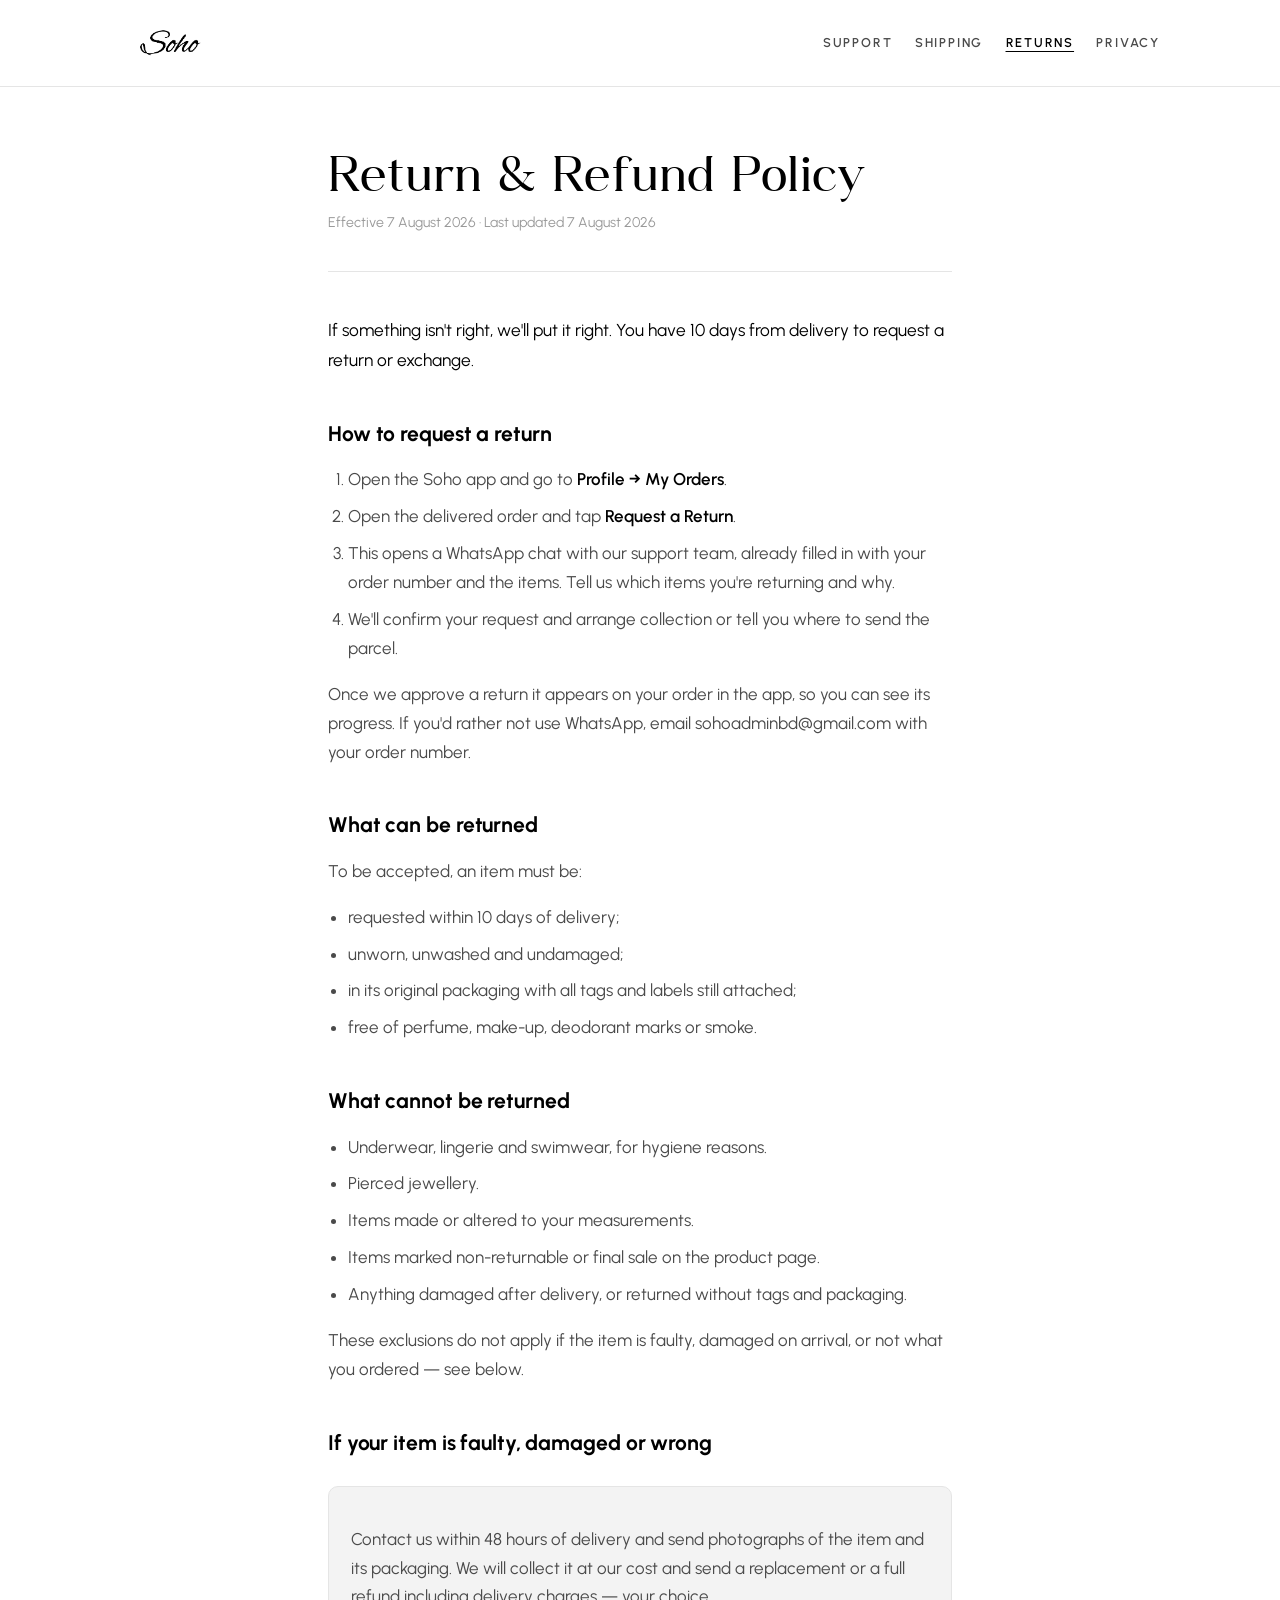
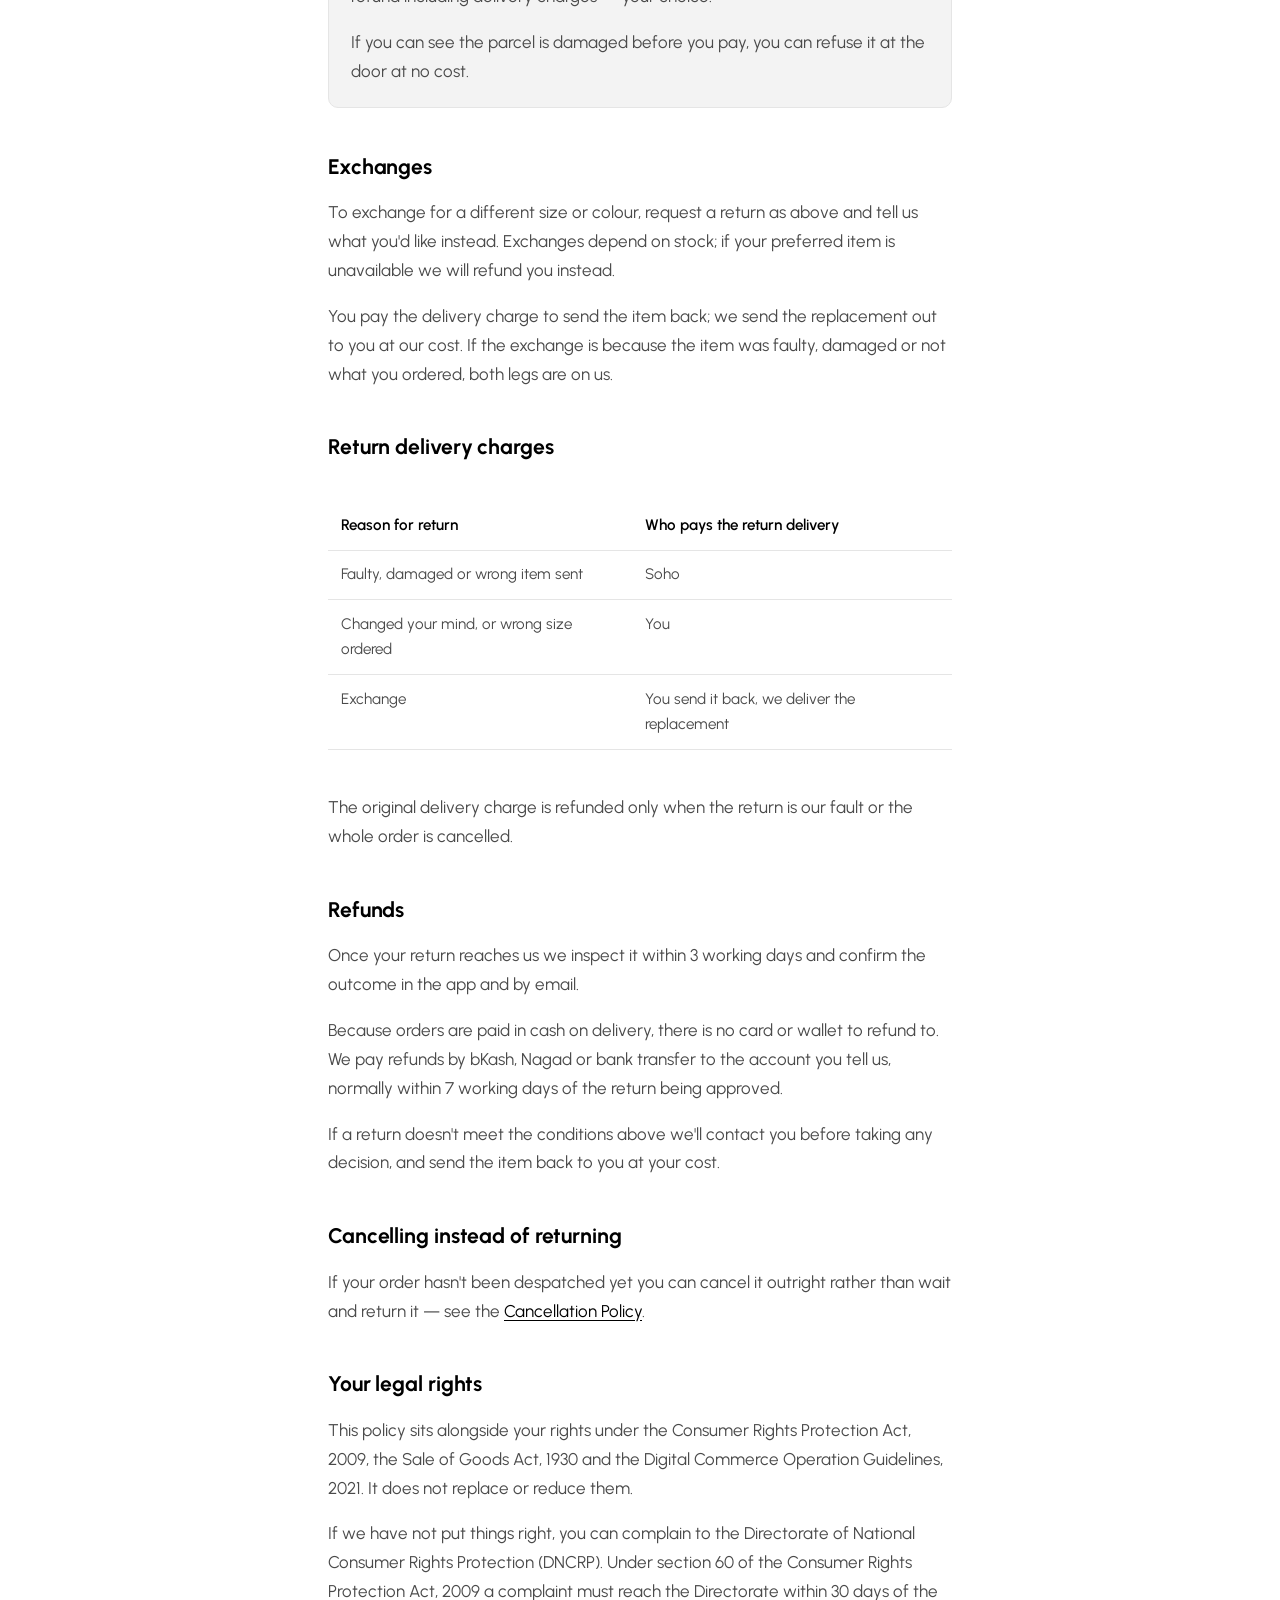
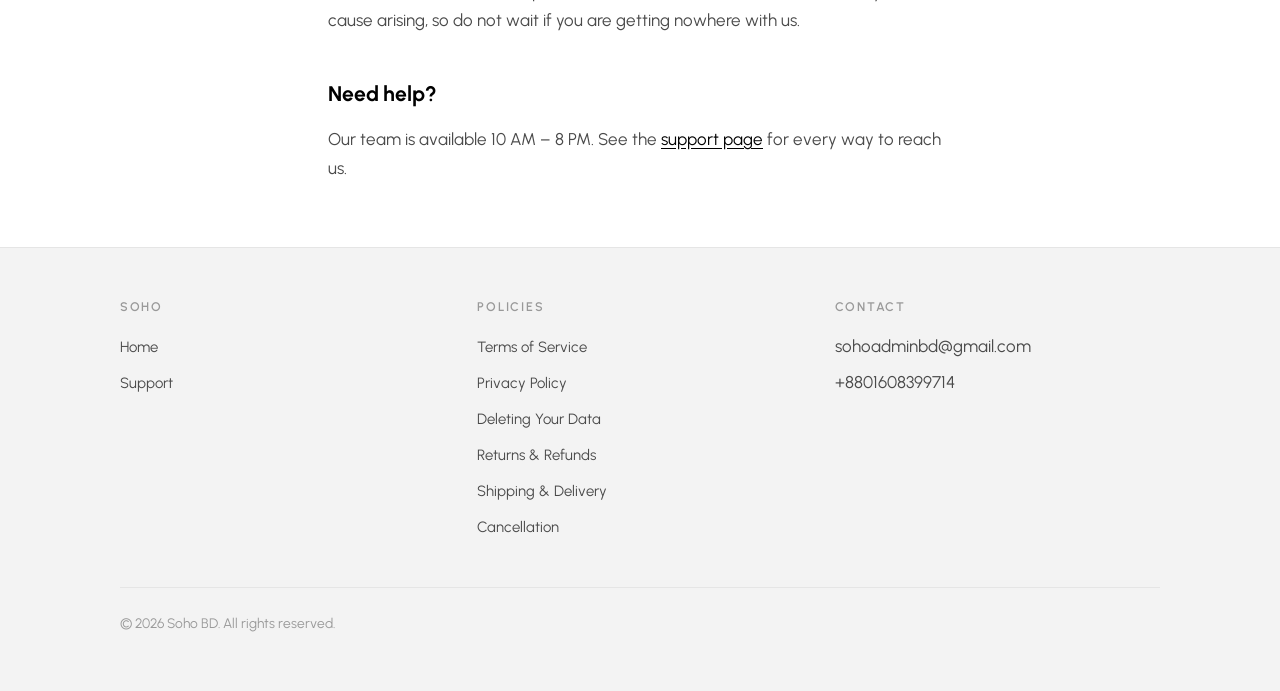
<file: returns.html>
<!doctype html>
<html lang="en">
  <head>
    <meta charset="utf-8" />
    <meta name="viewport" content="width=device-width, initial-scale=1" />
    <title>Return &amp; Refund Policy — Soho</title>
    <meta
      name="description"
      content="How to return an item to Soho, what can be returned, and how refunds are paid."
    />
    <link rel="icon" type="image/png" sizes="32x32" href="/assets/favicon-32.png" />
    <link rel="icon" type="image/png" sizes="192x192" href="/assets/favicon-192.png" />
    <link rel="apple-touch-icon" href="/assets/apple-touch-icon.png" />
    <meta name="theme-color" content="#ffffff" />
    <link rel="stylesheet" href="/assets/styles.css?v=3" />
  </head>
  <body>
    <header class="masthead">
      <div class="wrap masthead__inner">
        <a class="wordmark" href="/"><img src="/assets/soho-wordmark.png" alt="Soho" width="341" height="141" /></a>
        <nav>
          <a href="/support">Support</a>
          <a href="/legal/shipping">Shipping</a>
          <a href="/legal/returns" aria-current="page">Returns</a>
          <a href="/legal/privacy">Privacy</a>
        </nav>
      </div>
    </header>

    <main>
      <div class="prose">
        <div class="page-head">
          <h1>Return &amp; Refund Policy</h1>
          <p class="dates">
            Effective 7 August 2026 · Last updated
            7 August 2026
          </p>
        </div>

        <p class="lede">
          If something isn't right, we'll put it right. You have
          10 days from
          delivery to request a return or exchange.
        </p>

        <h2>How to request a return</h2>
        <ol>
          <li>Open the Soho app and go to <strong>Profile → My Orders</strong>.</li>
          <li>
            Open the delivered order and tap <strong>Request a Return</strong>.
          </li>
          <li>
            This opens a WhatsApp chat with our support team, already filled in
            with your order number and the items. Tell us which items you're
            returning and why.
          </li>
          <li>
            We'll confirm your request and arrange collection or tell you where
            to send the parcel.
          </li>
        </ol>
        <p>
          Once we approve a return it appears on your order in the app, so you
          can see its progress. If you'd rather not use WhatsApp, email
          sohoadminbd@gmail.com with your order number.
        </p>

        <h2>What can be returned</h2>
        <p>To be accepted, an item must be:</p>
        <ul>
          <li>
            requested within
            10 days of
            delivery;
          </li>
          <li>unworn, unwashed and undamaged;</li>
          <li>
            in its original packaging with all tags and labels still attached;
          </li>
          <li>free of perfume, make-up, deodorant marks or smoke.</li>
        </ul>

        <h2>What cannot be returned</h2>
        <ul>
          <li>Underwear, lingerie and swimwear, for hygiene reasons.</li>
          <li>Pierced jewellery.</li>
          <li>Items made or altered to your measurements.</li>
          <li>Items marked non-returnable or final sale on the product page.</li>
          <li>
            Anything damaged after delivery, or returned without tags and
            packaging.
          </li>
        </ul>
        <p>
          These exclusions do not apply if the item is faulty, damaged on
          arrival, or not what you ordered — see below.
        </p>

        <h2>If your item is faulty, damaged or wrong</h2>
        <div class="callout">
          <p>
            Contact us within 48 hours of delivery and send photographs of the
            item and its packaging. We will
            collect it at our cost and send a replacement or a full refund
            including delivery charges — your choice.
          </p>
          <p>
            If you can see the parcel is damaged before you pay, you can refuse
            it at the door at no cost.
          </p>
        </div>

        <h2>Exchanges</h2>
        <p>
          To exchange for a different size or colour, request a return as above
          and tell us what you'd like instead. Exchanges depend on stock; if
          your preferred item is unavailable we will refund you instead.
        </p>
        <p>
          You pay the delivery charge to send the item back; we send the
          replacement out to you at our cost. If the exchange is because the
          item was faulty, damaged or not what you ordered, both legs are on us.
        </p>

        <h2>Return delivery charges</h2>
        <div class="table-scroll">
          <table>
            <thead>
              <tr>
                <th>Reason for return</th>
                <th>Who pays the return delivery</th>
              </tr>
            </thead>
            <tbody>
              <tr>
                <td>Faulty, damaged or wrong item sent</td>
                <td>Soho</td>
              </tr>
              <tr>
                <td>Changed your mind, or wrong size ordered</td>
                <td>You</td>
              </tr>
              <tr>
                <td>Exchange</td>
                <td>You send it back, we deliver the replacement</td>
              </tr>
            </tbody>
          </table>
        </div>
        <p>
          The original delivery charge is refunded only when the return is our
          fault or the whole order is cancelled.
        </p>

        <h2>Refunds</h2>
        <p>
          Once your return reaches us we inspect it within 3 working days and
          confirm the outcome in the app and by email.
        </p>
        <p>
          Because orders are paid in cash on delivery, there is no card or
          wallet to refund to. We pay refunds by bKash, Nagad or bank transfer
          to the account you tell us, normally within 7 working days of the
          return being approved.
        </p>
        <p>
          If a return doesn't meet the conditions above we'll contact you before
          taking any decision, and send the item back to you at your cost.
        </p>

        <h2>Cancelling instead of returning</h2>
        <p>
          If your order hasn't been despatched yet you can cancel it outright
          rather than wait and return it — see the
          <a href="/legal/cancellation">Cancellation Policy</a>.
        </p>

        <h2>Your legal rights</h2>
        <p>
          This policy sits alongside your rights under the Consumer Rights
          Protection Act, 2009, the Sale of Goods Act, 1930 and the Digital
          Commerce Operation Guidelines, 2021. It does not replace or reduce
          them.
        </p>
        <p>
          If we have not put things right, you can complain to the Directorate
          of National Consumer Rights Protection (DNCRP). Under section 60 of
          the Consumer Rights Protection Act, 2009 a complaint must reach the
          Directorate within 30 days of the cause arising, so do not wait if you
          are getting nowhere with us.
        </p>

        <h2>Need help?</h2>
        <p>
          Our team is available 10 AM – 8 PM. See the
          <a href="/support">support page</a> for every way to reach us.
        </p>
      </div>
    </main>

    <footer class="footer">
      <div class="wrap">
        <div class="footer__grid">
          <div>
            <h4>Soho</h4>
            <ul>
              <li><a href="/">Home</a></li>
              <li><a href="/support">Support</a></li>
            </ul>
          </div>
          <div>
            <h4>Policies</h4>
            <ul>
              <li><a href="/legal/terms">Terms of Service</a></li>
              <li><a href="/legal/privacy">Privacy Policy</a></li>
              <li><a href="/legal/data-deletion">Deleting Your Data</a></li>
              <li><a href="/legal/returns">Returns &amp; Refunds</a></li>
              <li><a href="/legal/shipping">Shipping &amp; Delivery</a></li>
              <li><a href="/legal/cancellation">Cancellation</a></li>
            </ul>
          </div>
          <div>
            <h4>Contact</h4>
            <ul>
              <li>sohoadminbd@gmail.com</li>
              <li>+8801608399714</li>
            </ul>
          </div>
        </div>
        <div class="footer__base">
          <p>
            &copy; 2026
            Soho BD. All
            rights reserved.
          </p>
        </div>
      </div>
    </footer>
  </body>
</html>
</file>
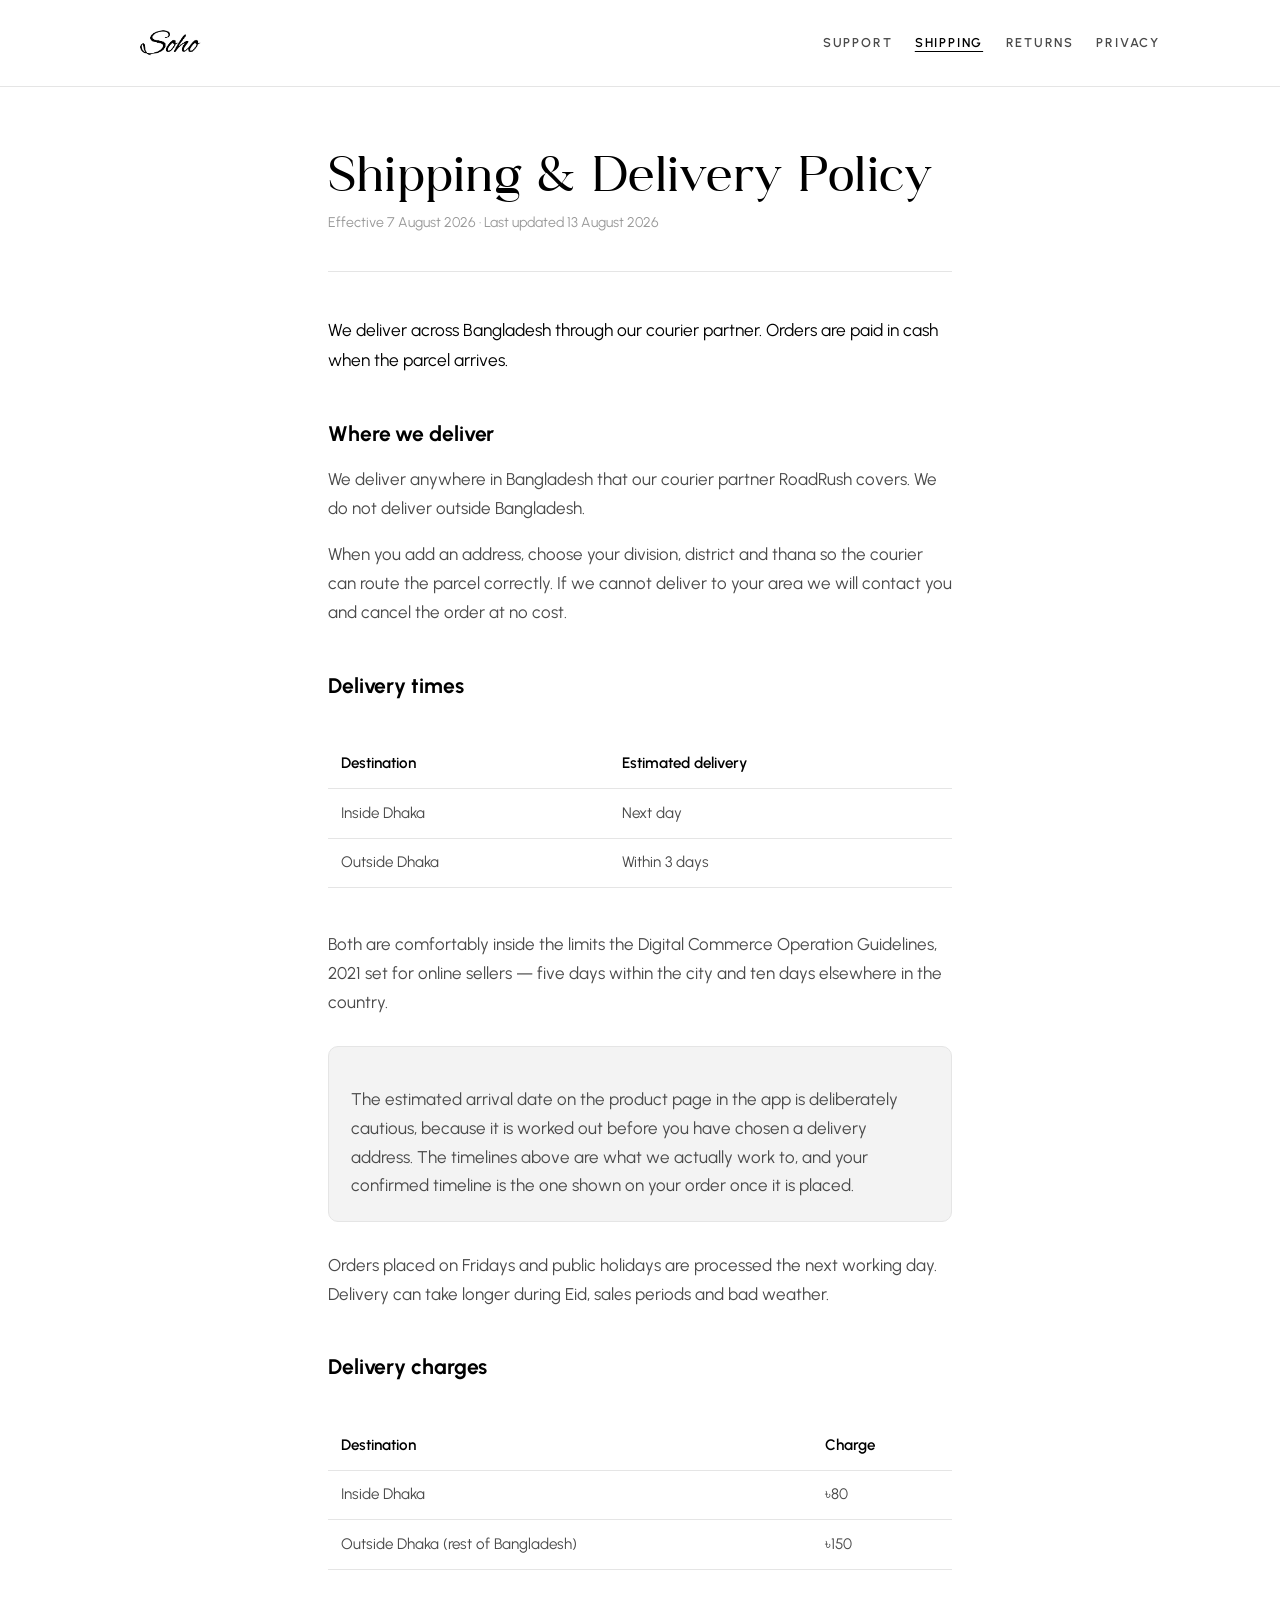
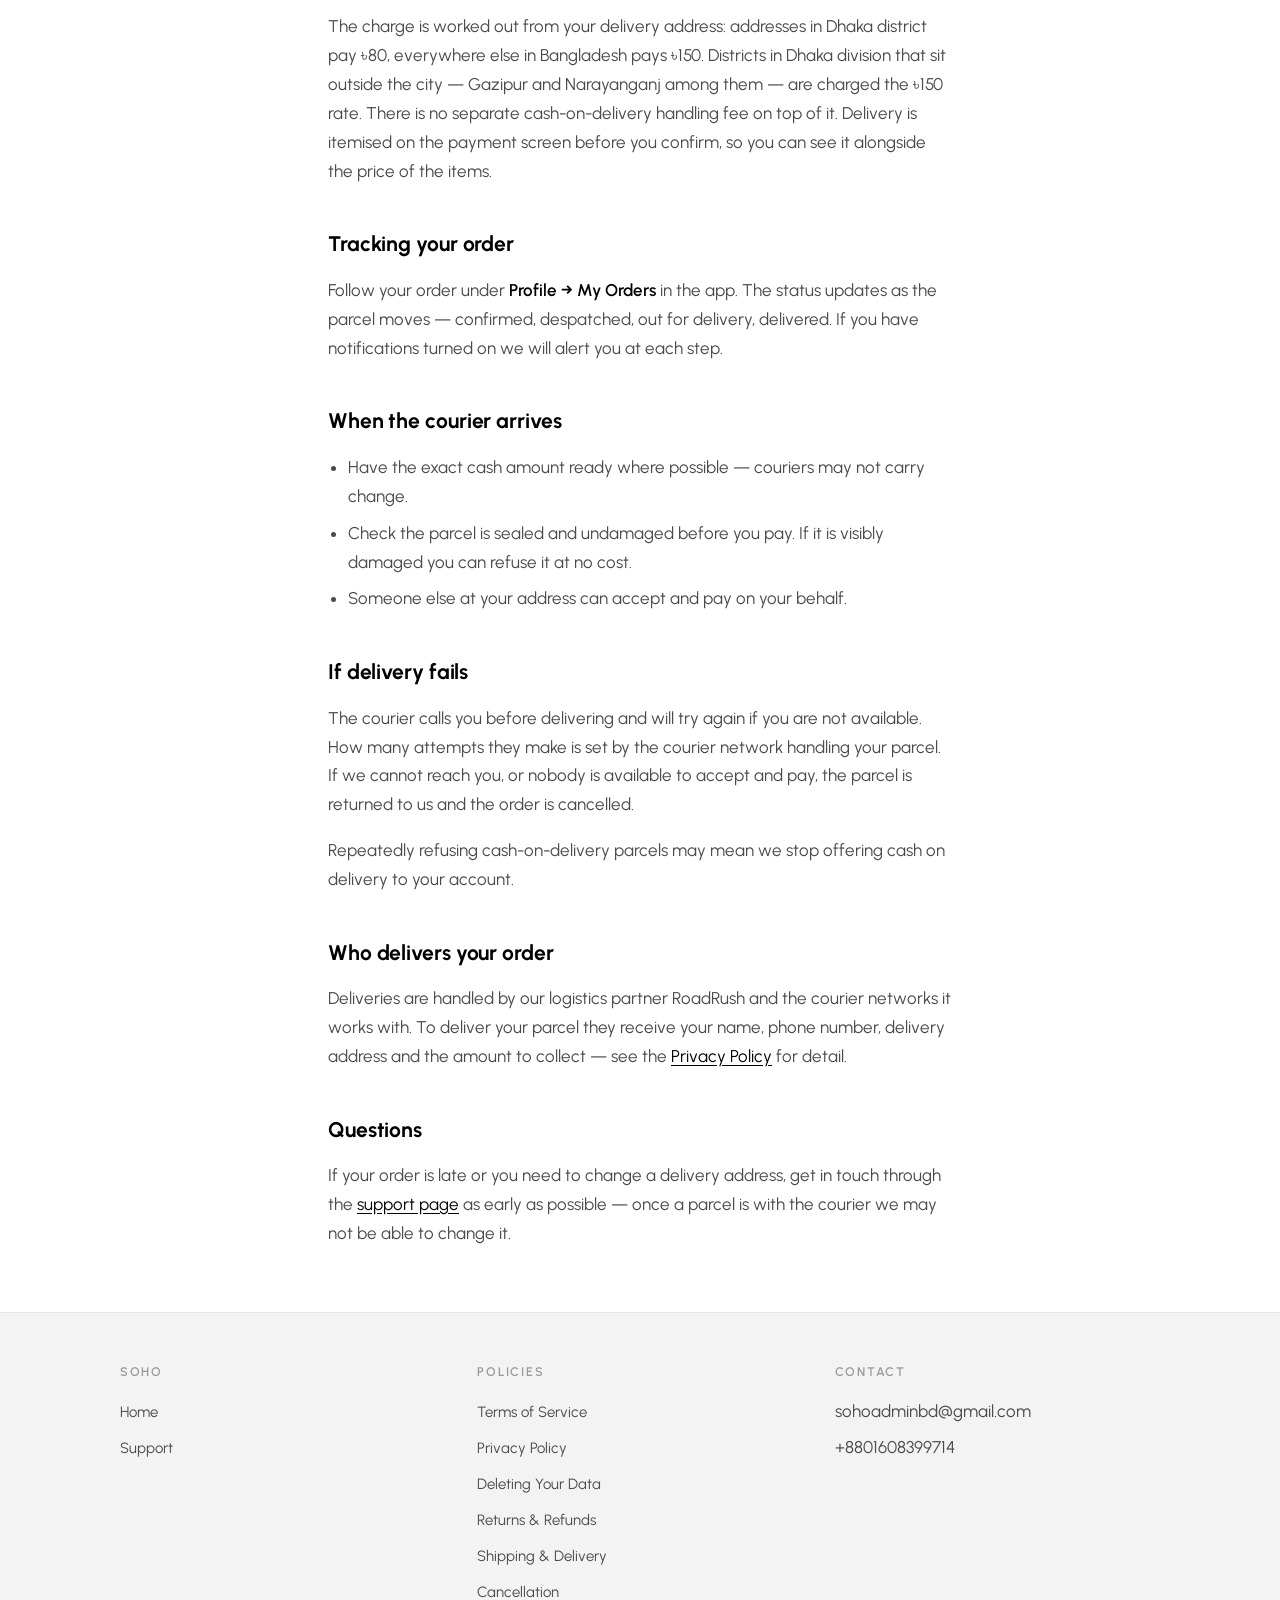
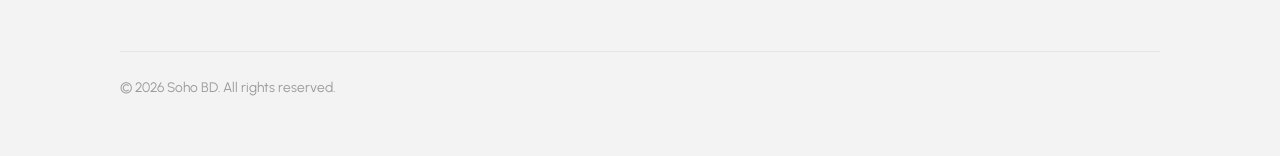
<file: shipping.html>
<!doctype html>
<html lang="en">
  <head>
    <meta charset="utf-8" />
    <meta name="viewport" content="width=device-width, initial-scale=1" />
    <title>Shipping &amp; Delivery Policy — Soho</title>
    <meta
      name="description"
      content="Where Soho delivers, how long it takes, and what delivery costs."
    />
    <link rel="icon" type="image/png" sizes="32x32" href="/assets/favicon-32.png" />
    <link rel="icon" type="image/png" sizes="192x192" href="/assets/favicon-192.png" />
    <link rel="apple-touch-icon" href="/assets/apple-touch-icon.png" />
    <meta name="theme-color" content="#ffffff" />
    <link rel="stylesheet" href="/assets/styles.css?v=3" />
  </head>
  <body>
    <header class="masthead">
      <div class="wrap masthead__inner">
        <a class="wordmark" href="/"><img src="/assets/soho-wordmark.png" alt="Soho" width="341" height="141" /></a>
        <nav>
          <a href="/support">Support</a>
          <a href="/legal/shipping" aria-current="page">Shipping</a>
          <a href="/legal/returns">Returns</a>
          <a href="/legal/privacy">Privacy</a>
        </nav>
      </div>
    </header>

    <main>
      <div class="prose">
        <div class="page-head">
          <h1>Shipping &amp; Delivery Policy</h1>
          <p class="dates">
            Effective 7 August 2026 · Last updated
            13 August 2026
          </p>
        </div>

        <p class="lede">
          We deliver across Bangladesh through our courier partner. Orders are
          paid in cash when the parcel arrives.
        </p>

        <h2>Where we deliver</h2>
        <p>
          We deliver anywhere in Bangladesh that our courier partner RoadRush
          covers. We do not deliver outside Bangladesh.
        </p>
        <p>
          When you add an address, choose your division, district and thana so
          the courier can route the parcel correctly. If we cannot deliver to
          your area we will contact you and cancel the order at no cost.
        </p>

        <h2>Delivery times</h2>
        <div class="table-scroll">
          <table>
            <thead>
              <tr>
                <th>Destination</th>
                <th>Estimated delivery</th>
              </tr>
            </thead>
            <tbody>
              <tr>
                <td>Inside Dhaka</td>
                <td>Next day</td>
              </tr>
              <tr>
                <td>Outside Dhaka</td>
                <td>Within 3 days</td>
              </tr>
            </tbody>
          </table>
        </div>
        <p>
          Both are comfortably inside the limits the Digital Commerce Operation
          Guidelines, 2021 set for online sellers — five days within the city
          and ten days elsewhere in the country.
        </p>
        <div class="callout">
          <p>
            The estimated arrival date on the product page in the app is
            deliberately cautious, because it is worked out before you have
            chosen a delivery address. The timelines above are what we actually
            work to, and your confirmed timeline is the one shown on your order
            once it is placed.
          </p>
        </div>
        <p>
          Orders placed on Fridays and public holidays are processed the next
          working day. Delivery can take longer during Eid, sales periods and
          bad weather.
        </p>

        <h2>Delivery charges</h2>
        <div class="table-scroll">
          <table>
            <thead>
              <tr>
                <th>Destination</th>
                <th>Charge</th>
              </tr>
            </thead>
            <tbody>
              <tr>
                <td>Inside Dhaka</td>
                <td>৳80</td>
              </tr>
              <tr>
                <td>Outside Dhaka (rest of Bangladesh)</td>
                <td>৳150</td>
              </tr>
            </tbody>
          </table>
        </div>
        <p>
          The charge is worked out from your delivery address: addresses in
          Dhaka district pay ৳80, everywhere else in Bangladesh pays ৳150.
          Districts in Dhaka division that sit outside the city — Gazipur and
          Narayanganj among them — are charged the ৳150 rate. There is no
          separate cash-on-delivery handling fee on top of it. Delivery is
          itemised on the payment screen before you confirm, so you can see it
          alongside the price of the items.
        </p>

        <h2>Tracking your order</h2>
        <p>
          Follow your order under <strong>Profile → My Orders</strong> in the
          app. The status updates as the parcel moves — confirmed, despatched,
          out for delivery, delivered. If you have notifications turned on we
          will alert you at each step.
        </p>

        <h2>When the courier arrives</h2>
        <ul>
          <li>
            Have the exact cash amount ready where possible — couriers may not
            carry change.
          </li>
          <li>
            Check the parcel is sealed and undamaged before you pay. If it is
            visibly damaged you can refuse it at no cost.
          </li>
          <li>
            Someone else at your address can accept and pay on your behalf.
          </li>
        </ul>

        <h2>If delivery fails</h2>
        <p>
          The courier calls you before delivering and will try again if you are
          not available. How many attempts they make is set by the courier
          network handling your parcel. If we cannot reach you, or nobody is
          available to accept and pay, the parcel is returned to us and the
          order is cancelled.
        </p>
        <p>
          Repeatedly refusing cash-on-delivery parcels may mean we stop offering
          cash on delivery to your account.
        </p>

        <h2>Who delivers your order</h2>
        <p>
          Deliveries are handled by our logistics partner RoadRush and the
          courier networks it works with. To deliver your parcel they receive
          your name, phone number, delivery address and the amount to collect —
          see the <a href="/legal/privacy">Privacy Policy</a> for detail.
        </p>

        <h2>Questions</h2>
        <p>
          If your order is late or you need to change a delivery address, get in
          touch through the <a href="/support">support page</a> as early as
          possible — once a parcel is with the courier we may not be able to
          change it.
        </p>
      </div>
    </main>

    <footer class="footer">
      <div class="wrap">
        <div class="footer__grid">
          <div>
            <h4>Soho</h4>
            <ul>
              <li><a href="/">Home</a></li>
              <li><a href="/support">Support</a></li>
            </ul>
          </div>
          <div>
            <h4>Policies</h4>
            <ul>
              <li><a href="/legal/terms">Terms of Service</a></li>
              <li><a href="/legal/privacy">Privacy Policy</a></li>
              <li><a href="/legal/data-deletion">Deleting Your Data</a></li>
              <li><a href="/legal/returns">Returns &amp; Refunds</a></li>
              <li><a href="/legal/shipping">Shipping &amp; Delivery</a></li>
              <li><a href="/legal/cancellation">Cancellation</a></li>
            </ul>
          </div>
          <div>
            <h4>Contact</h4>
            <ul>
              <li>sohoadminbd@gmail.com</li>
              <li>+8801608399714</li>
            </ul>
          </div>
        </div>
        <div class="footer__base">
          <p>
            &copy; 2026
            Soho BD. All
            rights reserved.
          </p>
        </div>
      </div>
    </footer>
  </body>
</html>
</file>
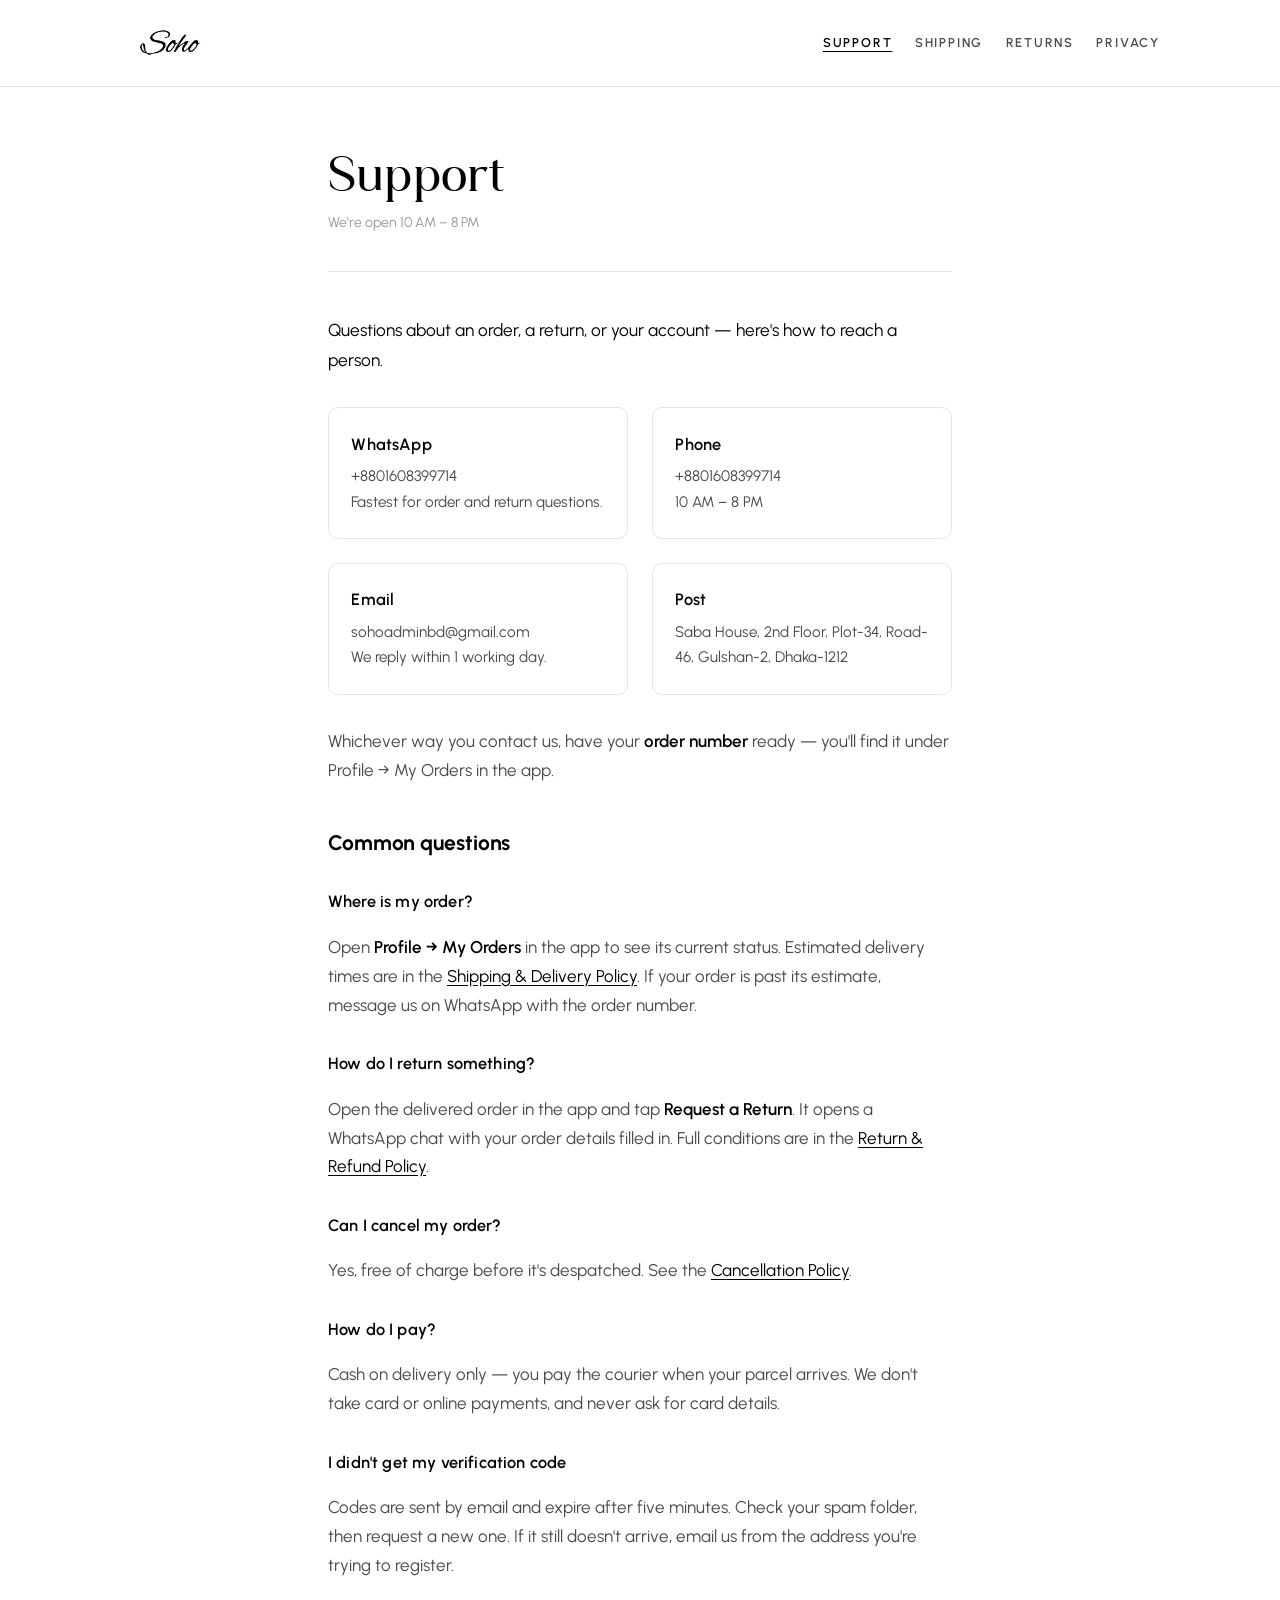
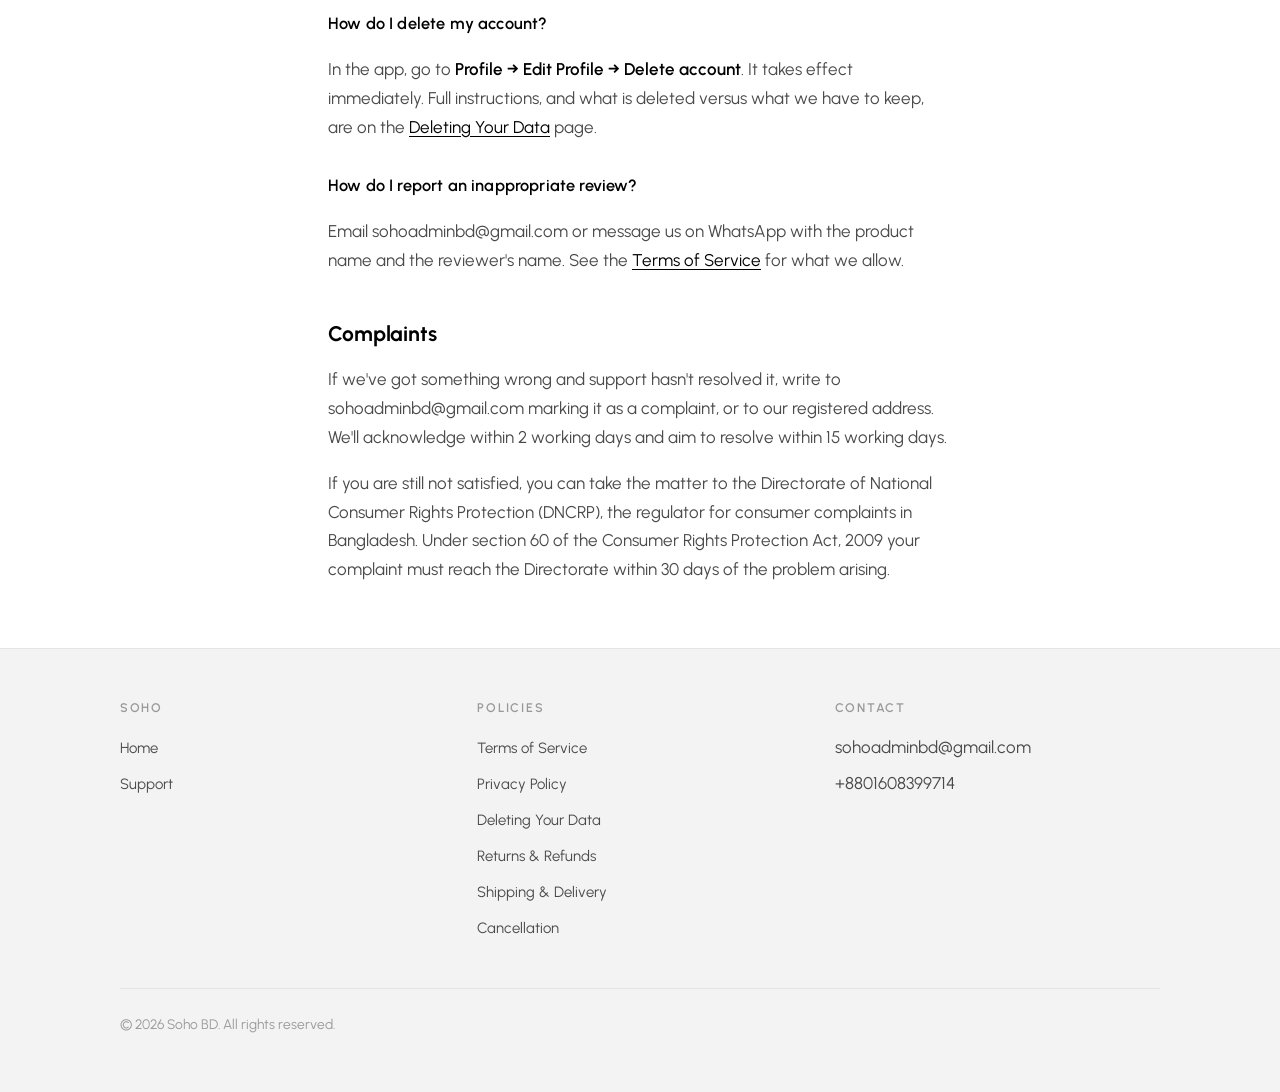
<file: support.html>
<!doctype html>
<html lang="en">
  <head>
    <meta charset="utf-8" />
    <meta name="viewport" content="width=device-width, initial-scale=1" />
    <title>Support — Soho</title>
    <meta
      name="description"
      content="Contact Soho customer support about an order, a return, or your account."
    />
    <link rel="icon" type="image/png" sizes="32x32" href="/assets/favicon-32.png" />
    <link rel="icon" type="image/png" sizes="192x192" href="/assets/favicon-192.png" />
    <link rel="apple-touch-icon" href="/assets/apple-touch-icon.png" />
    <meta name="theme-color" content="#ffffff" />
    <link rel="stylesheet" href="/assets/styles.css?v=3" />
  </head>
  <body>
    <header class="masthead">
      <div class="wrap masthead__inner">
        <a class="wordmark" href="/"><img src="/assets/soho-wordmark.png" alt="Soho" width="341" height="141" /></a>
        <nav>
          <a href="/support" aria-current="page">Support</a>
          <a href="/legal/shipping">Shipping</a>
          <a href="/legal/returns">Returns</a>
          <a href="/legal/privacy">Privacy</a>
        </nav>
      </div>
    </header>

    <main>
      <div class="prose">
        <div class="page-head">
          <h1>Support</h1>
          <p class="dates">
            We're open
            10 AM – 8 PM
          </p>
        </div>

        <p class="lede">
          Questions about an order, a return, or your account — here's how to
          reach a person.
        </p>

        <div class="contact-grid">
          <div class="contact-card">
            <h3>WhatsApp</h3>
            <p>
              +8801608399714<br />
              Fastest for order and return questions.
            </p>
          </div>
          <div class="contact-card">
            <h3>Phone</h3>
            <p>
              +8801608399714<br />
              10 AM – 8 PM
            </p>
          </div>
          <div class="contact-card">
            <h3>Email</h3>
            <p>
              sohoadminbd@gmail.com<br />
              We reply within 1 working day.
            </p>
          </div>
          <div class="contact-card">
            <h3>Post</h3>
            <p>Saba House, 2nd Floor, Plot-34, Road-46, Gulshan-2, Dhaka-1212</p>
          </div>
        </div>

        <p>
          Whichever way you contact us, have your <strong>order number</strong>
          ready — you'll find it under Profile → My Orders in the app.
        </p>

        <h2>Common questions</h2>

        <h3>Where is my order?</h3>
        <p>
          Open <strong>Profile → My Orders</strong> in the app to see its
          current status. Estimated delivery times are in the
          <a href="/legal/shipping">Shipping &amp; Delivery Policy</a>. If your order
          is past its estimate, message us on WhatsApp with the order number.
        </p>

        <h3>How do I return something?</h3>
        <p>
          Open the delivered order in the app and tap
          <strong>Request a Return</strong>. It opens a WhatsApp chat with your
          order details filled in. Full conditions are in the
          <a href="/legal/returns">Return &amp; Refund Policy</a>.
        </p>

        <h3>Can I cancel my order?</h3>
        <p>
          Yes, free of charge before it's despatched. See the
          <a href="/legal/cancellation">Cancellation Policy</a>.
        </p>

        <h3>How do I pay?</h3>
        <p>
          Cash on delivery only — you pay the courier when your parcel arrives.
          We don't take card or online payments, and never ask for card details.
        </p>

        <h3>I didn't get my verification code</h3>
        <p>
          Codes are sent by email and expire after five minutes. Check your spam
          folder, then request a new one. If it still doesn't arrive, email us
          from the address you're trying to register.
        </p>

        <h3>How do I delete my account?</h3>
        <p>
          In the app, go to <strong>Profile → Edit Profile → Delete account</strong>.
          It takes effect immediately. Full instructions, and what is deleted
          versus what we have to keep, are on the
          <a href="/legal/data-deletion">Deleting Your Data</a> page.
        </p>

        <h3>How do I report an inappropriate review?</h3>
        <p>
          Email sohoadminbd@gmail.com or message us on
          WhatsApp with the product name and the reviewer's name. See the
          <a href="/legal/terms">Terms of Service</a> for what we allow.
        </p>

        <h2>Complaints</h2>
        <p>
          If we've got something wrong and support hasn't resolved it, write to
          sohoadminbd@gmail.com marking it as a complaint, or to our registered
          address. We'll acknowledge within 2 working days and aim to resolve
          within 15 working days.
        </p>
        <p>
          If you are still not satisfied, you can take the matter to the
          Directorate of National Consumer Rights Protection (DNCRP), the
          regulator for consumer complaints in Bangladesh. Under section 60 of
          the Consumer Rights Protection Act, 2009 your complaint must reach the
          Directorate within 30 days of the problem arising.
        </p>
      </div>
    </main>

    <footer class="footer">
      <div class="wrap">
        <div class="footer__grid">
          <div>
            <h4>Soho</h4>
            <ul>
              <li><a href="/">Home</a></li>
              <li><a href="/support">Support</a></li>
            </ul>
          </div>
          <div>
            <h4>Policies</h4>
            <ul>
              <li><a href="/legal/terms">Terms of Service</a></li>
              <li><a href="/legal/privacy">Privacy Policy</a></li>
              <li><a href="/legal/data-deletion">Deleting Your Data</a></li>
              <li><a href="/legal/returns">Returns &amp; Refunds</a></li>
              <li><a href="/legal/shipping">Shipping &amp; Delivery</a></li>
              <li><a href="/legal/cancellation">Cancellation</a></li>
            </ul>
          </div>
          <div>
            <h4>Contact</h4>
            <ul>
              <li>sohoadminbd@gmail.com</li>
              <li>+8801608399714</li>
            </ul>
          </div>
        </div>
        <div class="footer__base">
          <p>
            &copy; 2026
            Soho BD. All
            rights reserved.
          </p>
        </div>
      </div>
    </footer>
  </body>
</html>
</file>
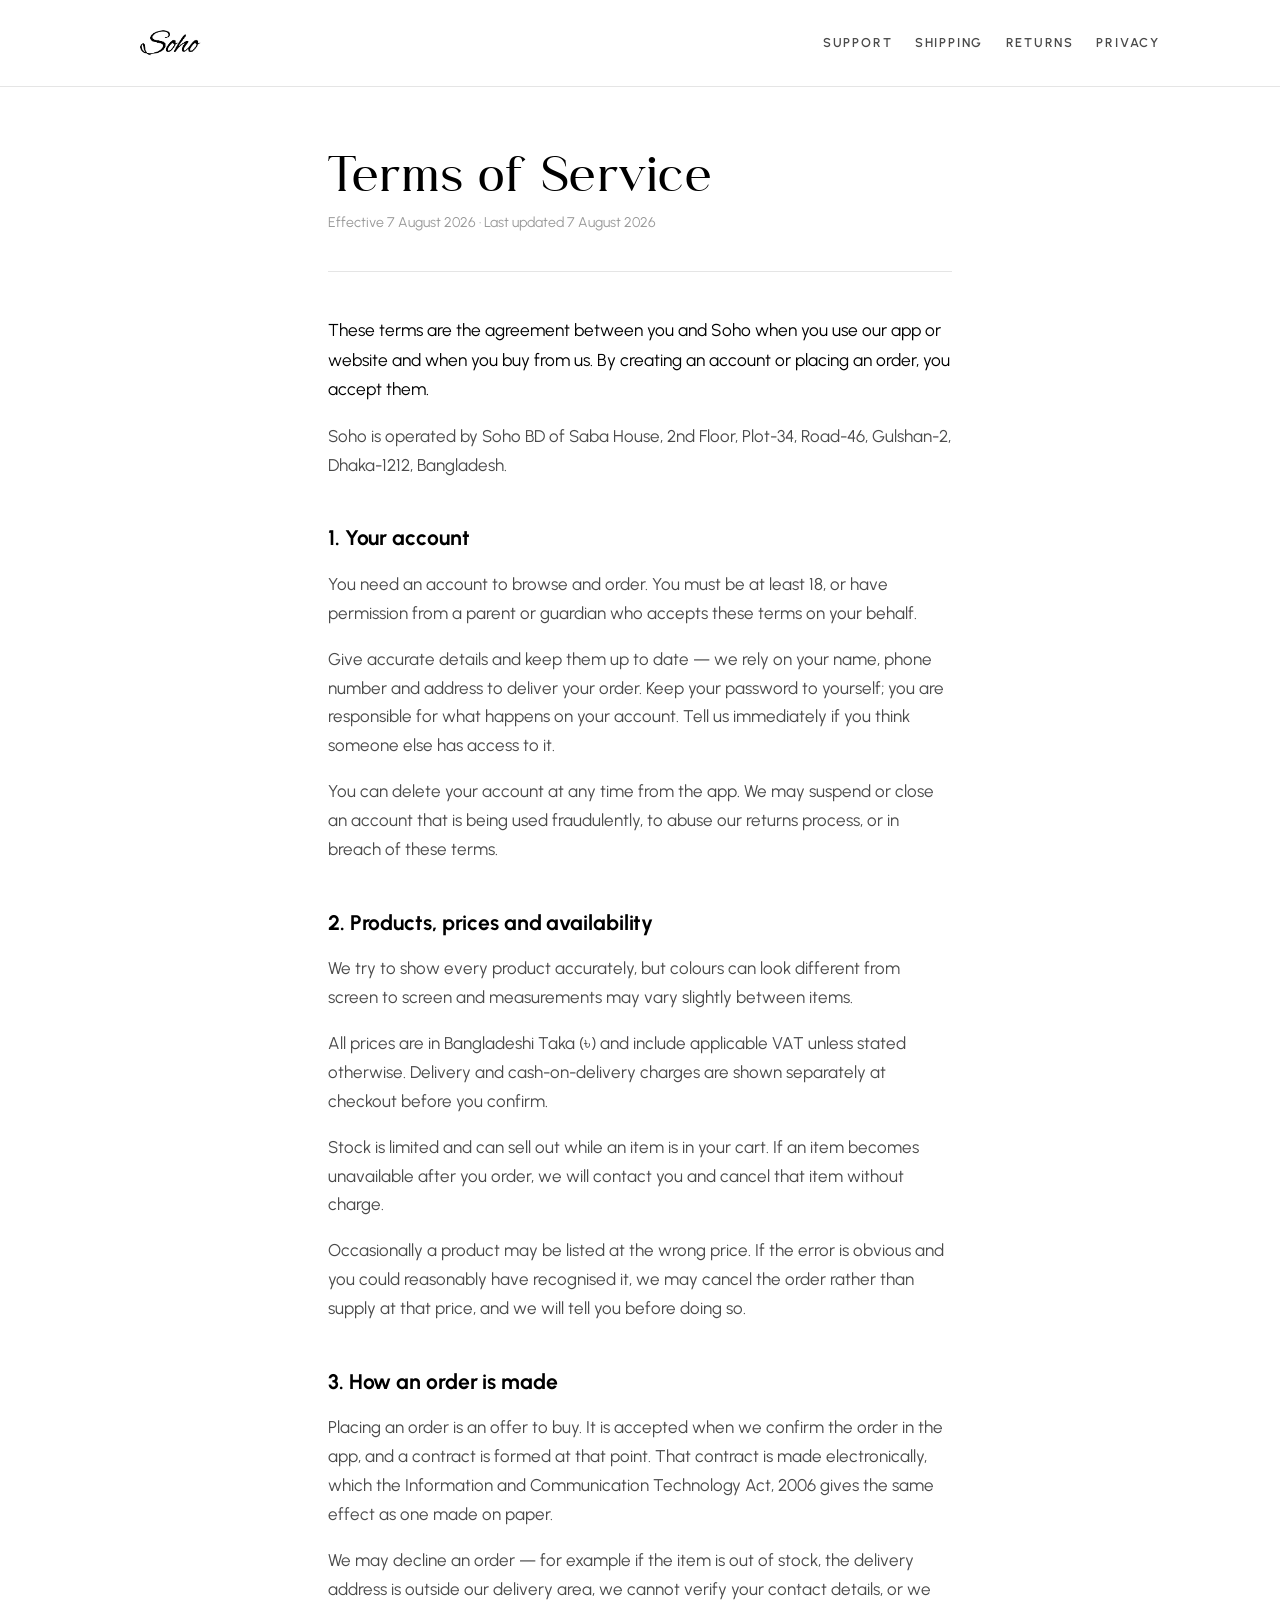
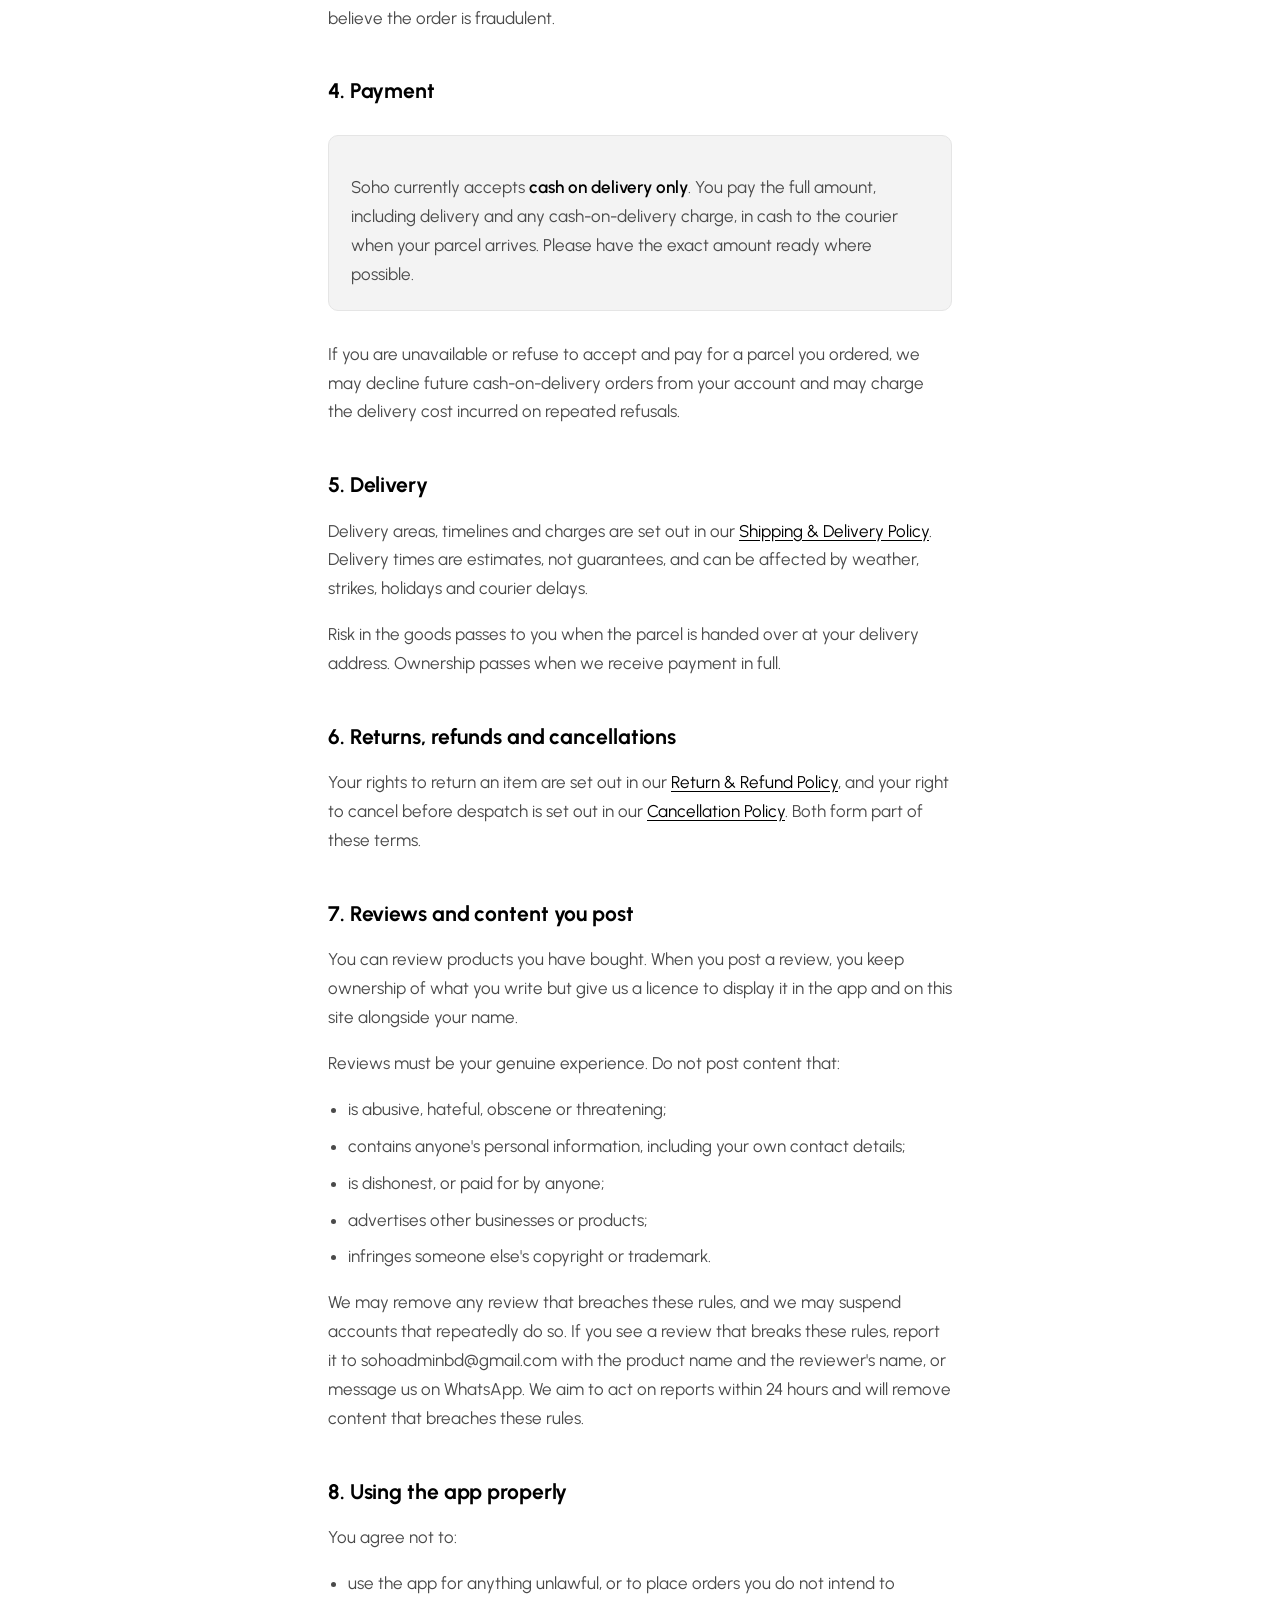
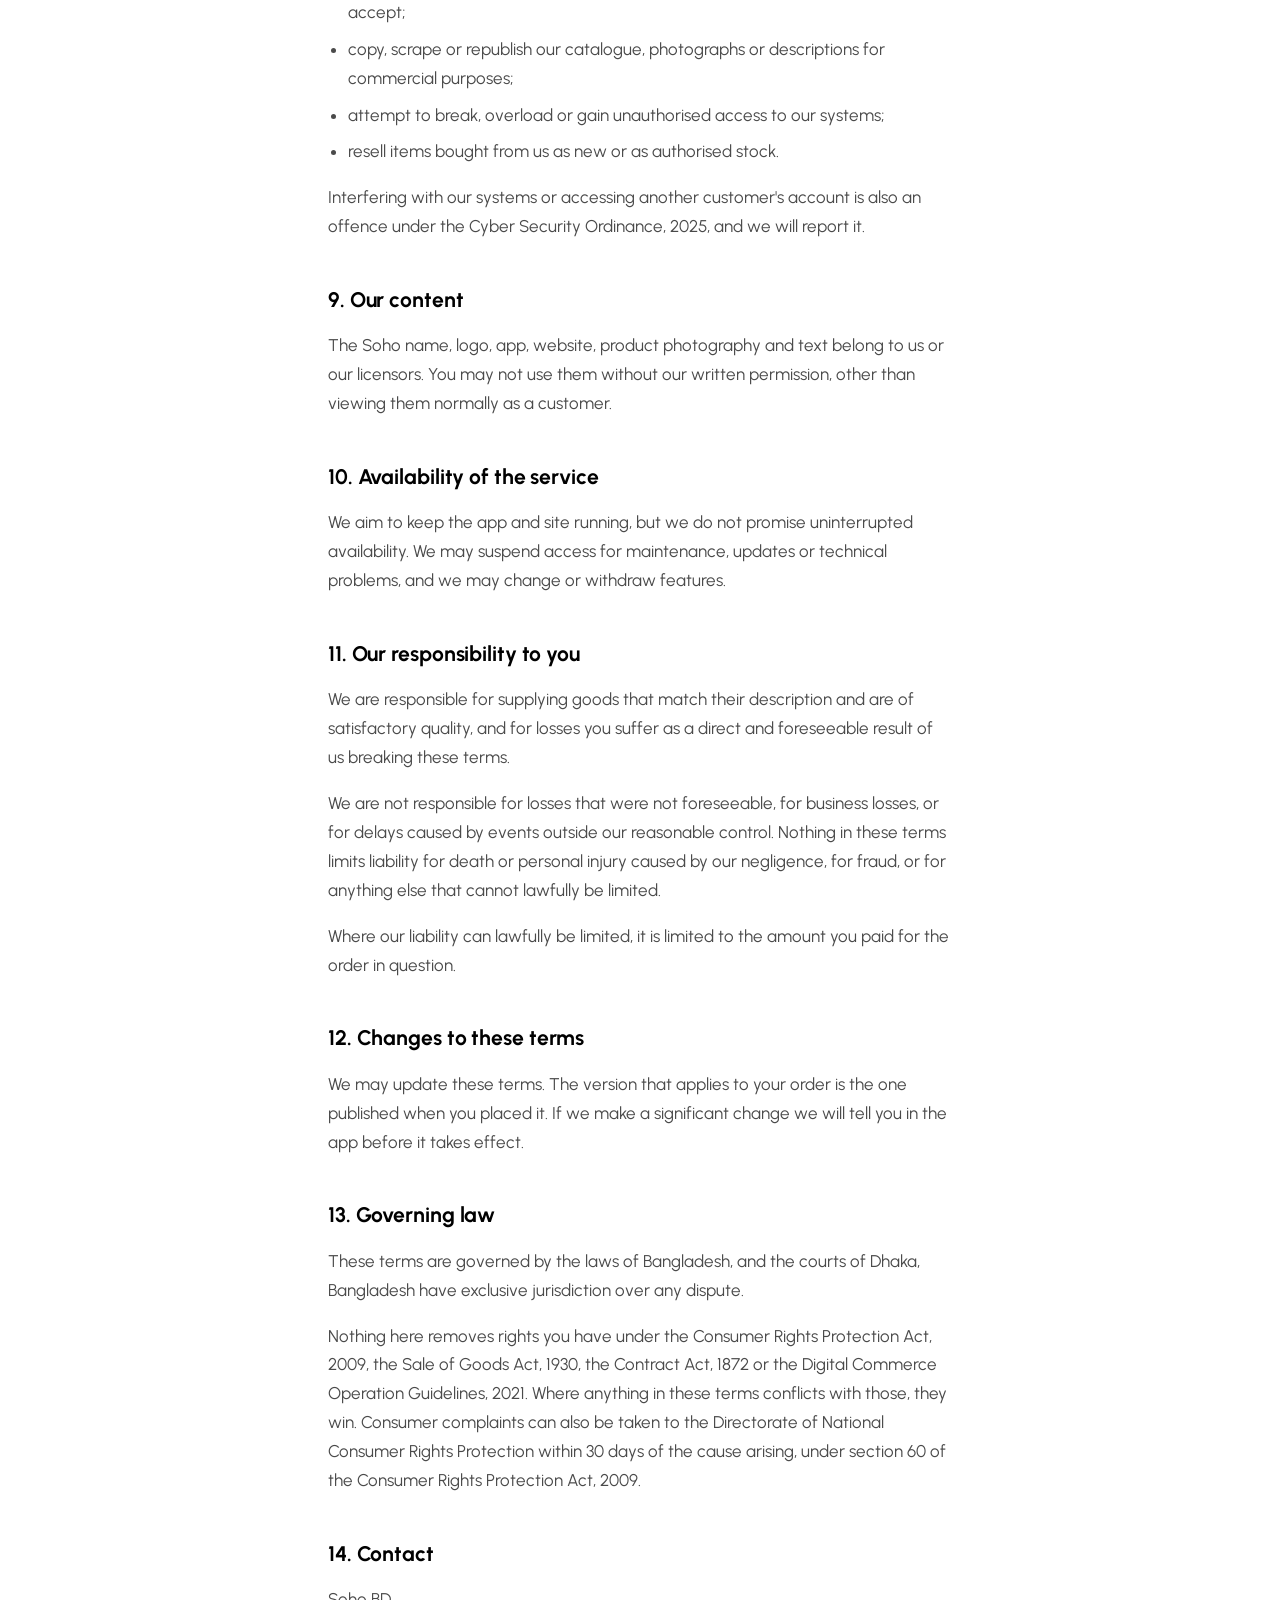
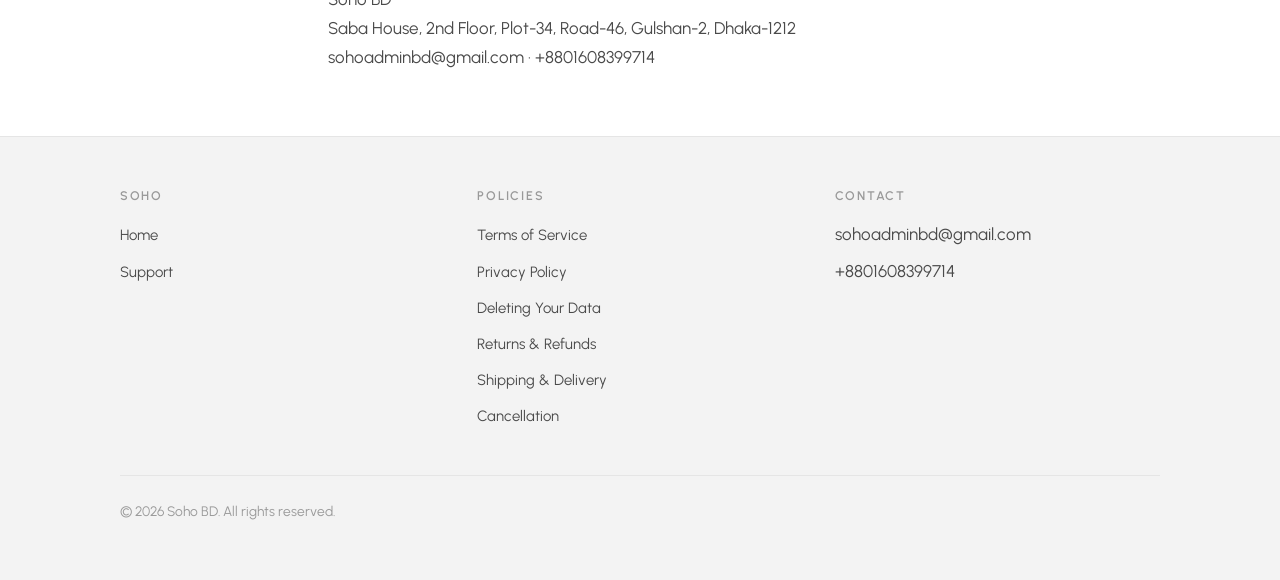
<file: terms.html>
<!doctype html>
<html lang="en">
  <head>
    <meta charset="utf-8" />
    <meta name="viewport" content="width=device-width, initial-scale=1" />
    <title>Terms of Service — Soho</title>
    <meta
      name="description"
      content="The terms that apply when you buy from Soho or use the Soho app."
    />
    <link rel="icon" type="image/png" sizes="32x32" href="/assets/favicon-32.png" />
    <link rel="icon" type="image/png" sizes="192x192" href="/assets/favicon-192.png" />
    <link rel="apple-touch-icon" href="/assets/apple-touch-icon.png" />
    <meta name="theme-color" content="#ffffff" />
    <link rel="stylesheet" href="/assets/styles.css?v=3" />
  </head>
  <body>
    <header class="masthead">
      <div class="wrap masthead__inner">
        <a class="wordmark" href="/"><img src="/assets/soho-wordmark.png" alt="Soho" width="341" height="141" /></a>
        <nav>
          <a href="/support">Support</a>
          <a href="/legal/shipping">Shipping</a>
          <a href="/legal/returns">Returns</a>
          <a href="/legal/privacy">Privacy</a>
        </nav>
      </div>
    </header>

    <main>
      <div class="prose">
        <div class="page-head">
          <h1>Terms of Service</h1>
          <p class="dates">
            Effective 7 August 2026 · Last updated
            7 August 2026
          </p>
        </div>

        <p class="lede">
          These terms are the agreement between you and Soho when you use our
          app or website and when you buy from us. By creating an account or
          placing an order, you accept them.
        </p>

        <p>
          Soho is operated by
          Soho BD of
          Saba House, 2nd Floor, Plot-34, Road-46, Gulshan-2, Dhaka-1212, Bangladesh.
        </p>

        <h2>1. Your account</h2>
        <p>
          You need an account to browse and order. You must be at least 18, or
          have permission from a parent or guardian who accepts these terms on
          your behalf.
        </p>
        <p>
          Give accurate details and keep them up to date — we rely on your name,
          phone number and address to deliver your order. Keep your password to
          yourself; you are responsible for what happens on your account. Tell
          us immediately if you think someone else has access to it.
        </p>
        <p>
          You can delete your account at any time from the app. We may suspend
          or close an account that is being used fraudulently, to abuse our
          returns process, or in breach of these terms.
        </p>

        <h2>2. Products, prices and availability</h2>
        <p>
          We try to show every product accurately, but colours can look
          different from screen to screen and measurements may vary slightly
          between items.
        </p>
        <p>
          All prices are in Bangladeshi Taka (৳) and include applicable VAT
          unless stated otherwise. Delivery and cash-on-delivery charges are
          shown separately at checkout before you confirm.
        </p>
        <p>
          Stock is limited and can sell out while an item is in your cart. If an
          item becomes unavailable after you order, we will contact you and
          cancel that item without charge.
        </p>
        <p>
          Occasionally a product may be listed at the wrong price. If the error
          is obvious and you could reasonably have recognised it, we may cancel
          the order rather than supply at that price, and we will tell you
          before doing so.
        </p>

        <h2>3. How an order is made</h2>
        <p>
          Placing an order is an offer to buy. It is accepted when we confirm
          the order in the app, and a contract is formed at that point. That
          contract is made electronically, which the Information and
          Communication Technology Act, 2006 gives the same effect as one made
          on paper.
        </p>
        <p>
          We may decline an order — for example if the item is out of stock, the
          delivery address is outside our delivery area, we cannot verify your
          contact details, or we believe the order is fraudulent.
        </p>

        <h2>4. Payment</h2>
        <div class="callout">
          <p>
            Soho currently accepts <strong>cash on delivery only</strong>. You
            pay the full amount, including delivery and any cash-on-delivery
            charge, in cash to the courier when your parcel arrives. Please have
            the exact amount ready where possible.
          </p>
        </div>
        <p>
          If you are unavailable or refuse to accept and pay for a parcel you
          ordered, we may decline future cash-on-delivery orders from your
          account and may charge the delivery cost incurred on repeated
          refusals.
        </p>

        <h2>5. Delivery</h2>
        <p>
          Delivery areas, timelines and charges are set out in our
          <a href="/legal/shipping">Shipping &amp; Delivery Policy</a>. Delivery times
          are estimates, not guarantees, and can be affected by weather,
          strikes, holidays and courier delays.
        </p>
        <p>
          Risk in the goods passes to you when the parcel is handed over at your
          delivery address. Ownership passes when we receive payment in full.
        </p>

        <h2>6. Returns, refunds and cancellations</h2>
        <p>
          Your rights to return an item are set out in our
          <a href="/legal/returns">Return &amp; Refund Policy</a>, and your right to
          cancel before despatch is set out in our
          <a href="/legal/cancellation">Cancellation Policy</a>. Both form part of
          these terms.
        </p>

        <h2>7. Reviews and content you post</h2>
        <p>
          You can review products you have bought. When you post a review, you
          keep ownership of what you write but give us a licence to display it
          in the app and on this site alongside your name.
        </p>
        <p>Reviews must be your genuine experience. Do not post content that:</p>
        <ul>
          <li>is abusive, hateful, obscene or threatening;</li>
          <li>
            contains anyone's personal information, including your own contact
            details;
          </li>
          <li>is dishonest, or paid for by anyone;</li>
          <li>advertises other businesses or products;</li>
          <li>infringes someone else's copyright or trademark.</li>
        </ul>
        <p>
          We may remove any review that breaches these rules, and we may suspend
          accounts that repeatedly do so. If you see a review that breaks these
          rules, report it to sohoadminbd@gmail.com with
          the product name and the reviewer's name, or message us on WhatsApp.
          We aim to act on reports within 24 hours and will remove content that
          breaches these rules.
        </p>

        <h2>8. Using the app properly</h2>
        <p>You agree not to:</p>
        <ul>
          <li>
            use the app for anything unlawful, or to place orders you do not
            intend to accept;
          </li>
          <li>
            copy, scrape or republish our catalogue, photographs or descriptions
            for commercial purposes;
          </li>
          <li>
            attempt to break, overload or gain unauthorised access to our
            systems;
          </li>
          <li>resell items bought from us as new or as authorised stock.</li>
        </ul>
        <p>
          Interfering with our systems or accessing another customer's account
          is also an offence under the Cyber Security Ordinance, 2025, and we
          will report it.
        </p>

        <h2>9. Our content</h2>
        <p>
          The Soho name, logo, app, website, product photography and text belong
          to us or our licensors. You may not use them without our written
          permission, other than viewing them normally as a customer.
        </p>

        <h2>10. Availability of the service</h2>
        <p>
          We aim to keep the app and site running, but we do not promise
          uninterrupted availability. We may suspend access for maintenance,
          updates or technical problems, and we may change or withdraw features.
        </p>

        <h2>11. Our responsibility to you</h2>
        <p>
          We are responsible for supplying goods that match their description
          and are of satisfactory quality, and for losses you suffer as a direct
          and foreseeable result of us breaking these terms.
        </p>
        <p>
          We are not responsible for losses that were not foreseeable, for
          business losses, or for delays caused by events outside our reasonable
          control. Nothing in these terms limits liability for death or personal
          injury caused by our negligence, for fraud, or for anything else that
          cannot lawfully be limited.
        </p>
        <p>
          Where our liability can lawfully be limited, it is limited to the
          amount you paid for the order in question.
        </p>

        <h2>12. Changes to these terms</h2>
        <p>
          We may update these terms. The version that applies to your order is
          the one published when you placed it. If we make a significant change
          we will tell you in the app before it takes effect.
        </p>

        <h2>13. Governing law</h2>
        <p>
          These terms are governed by the laws of Bangladesh, and the courts of
          Dhaka, Bangladesh have exclusive jurisdiction over any dispute.
        </p>
        <p>
          Nothing here removes rights you have under the Consumer Rights
          Protection Act, 2009, the Sale of Goods Act, 1930, the Contract Act,
          1872 or the Digital Commerce Operation Guidelines, 2021. Where
          anything in these terms conflicts with those, they win. Consumer
          complaints can also be taken to the Directorate of National Consumer
          Rights Protection within 30 days of the cause arising, under section
          60 of the Consumer Rights Protection Act, 2009.
        </p>

        <h2>14. Contact</h2>
        <p>
          Soho BD<br />
          Saba House, 2nd Floor, Plot-34, Road-46, Gulshan-2, Dhaka-1212<br />
          sohoadminbd@gmail.com ·
          +8801608399714
        </p>
      </div>
    </main>

    <footer class="footer">
      <div class="wrap">
        <div class="footer__grid">
          <div>
            <h4>Soho</h4>
            <ul>
              <li><a href="/">Home</a></li>
              <li><a href="/support">Support</a></li>
            </ul>
          </div>
          <div>
            <h4>Policies</h4>
            <ul>
              <li><a href="/legal/terms">Terms of Service</a></li>
              <li><a href="/legal/privacy">Privacy Policy</a></li>
              <li><a href="/legal/data-deletion">Deleting Your Data</a></li>
              <li><a href="/legal/returns">Returns &amp; Refunds</a></li>
              <li><a href="/legal/shipping">Shipping &amp; Delivery</a></li>
              <li><a href="/legal/cancellation">Cancellation</a></li>
            </ul>
          </div>
          <div>
            <h4>Contact</h4>
            <ul>
              <li>sohoadminbd@gmail.com</li>
              <li>+8801608399714</li>
            </ul>
          </div>
        </div>
        <div class="footer__base">
          <p>
            &copy; 2026
            Soho BD. All
            rights reserved.
          </p>
        </div>
      </div>
    </footer>
  </body>
</html>
</file>
<file: assets/styles.css>
/* ---------------------------------------------------------------------------
   Soho — shared stylesheet

   Typefaces and palette are lifted straight from the app so the site and the
   product read as one brand: Classyvogue for display titles, Urbanist for
   everything else, monochrome on white.

   The fonts are self-hosted copies of the exact .ttf files the app loads in
   app/_layout.tsx — not a lookalike from a CDN. That keeps the rendering
   identical to the app, and means no external request: a privacy policy page
   that quietly handed a visitor's IP to a font host would have to disclose
   that in its own text.
   --------------------------------------------------------------------------- */

/* One variable file covers every weight the app registers individually
   (Thin through Bold), at less than half the bytes of shipping them separately. */
@font-face {
  font-family: "Urbanist";
  src: url("fonts/Urbanist-Variable.ttf") format("truetype-variations");
  font-weight: 100 900;
  font-style: normal;
  font-display: swap;
}

@font-face {
  font-family: "Classyvogue";
  src: url("fonts/Classyvogue.ttf") format("truetype");
  font-weight: 400;
  font-style: normal;
  font-display: swap;
}

:root {
  /* Palette taken from the app: black on white, with the same greys used for
     menu surfaces (#F3F3F3), muted copy (#999999) and hairlines (#CCCCCC). */
  --ink: #000000;
  --ink-soft: #4a4a4a;
  --ink-faint: #999999;
  --rule: #e5e5e5;
  --rule-strong: #cccccc;
  --paper: #ffffff;
  --paper-warm: #f3f3f3;
  --accent: #000000;
  --flag: #fff3c4;
  --flag-edge: #e8c95a;
  /* Classyvogue's punctuation coverage is partial — it has no em dash — so it
     is used for titles only, never for running text. */
  --display: "Classyvogue", Georgia, "Times New Roman", serif;
  /* Urbanist is Latin-only and has no Taka sign (৳). The Bengali faces are
     listed so that one character falls back somewhere predictable instead of
     wherever the browser happens to land. */
  --body: "Urbanist", "Noto Sans Bengali", "Noto Sans", -apple-system,
    BlinkMacSystemFont, "Segoe UI", Roboto, "Helvetica Neue", Arial, sans-serif;
  --measure: 42rem;
}

*,
*::before,
*::after {
  box-sizing: border-box;
}

html {
  -webkit-text-size-adjust: 100%;
}

body {
  margin: 0;
  background: var(--paper);
  color: var(--ink);
  font-family: var(--body);
  font-size: 17px;
  line-height: 1.7;
  -webkit-font-smoothing: antialiased;
}

/* ---------- structure ---------- */

.wrap {
  width: 100%;
  max-width: 68rem;
  margin: 0 auto;
  padding: 0 1.5rem;
}

.prose {
  max-width: var(--measure);
  margin: 0 auto;
  padding: 0 1.5rem;
}

/* ---------- masthead ---------- */

.masthead {
  border-bottom: 1px solid var(--rule);
  background: var(--paper);
}

.masthead__inner {
  display: flex;
  align-items: center;
  justify-content: space-between;
  gap: 1rem;
  flex-wrap: wrap;
  padding-top: 1.4rem;
  padding-bottom: 1.4rem;
}

/* The script wordmark, straight from the app's assets. Sized by height so it
   sits on the same baseline rhythm as the nav regardless of viewport. */
.wordmark {
  display: inline-flex;
  align-items: center;
  margin-right: 0.4rem;
  line-height: 0;
}

.wordmark img {
  height: 2.6rem;
  width: auto;
  display: block;
}

@media (max-width: 640px) {
  .wordmark img {
    height: 2.2rem;
  }
}

.masthead nav {
  display: flex;
  gap: 1.4rem;
  flex-wrap: wrap;
}

.masthead nav a {
  color: var(--ink-soft);
  text-decoration: none;
  font-size: 0.8rem;
  font-weight: 600;
  letter-spacing: 0.14em;
  text-transform: uppercase;
}

.masthead nav a:hover,
.masthead nav a[aria-current="page"] {
  color: var(--ink);
  text-decoration: underline;
  text-underline-offset: 4px;
}

/* ---------- hero (landing only) ---------- */

.hero {
  background: var(--paper-warm);
  border-bottom: 1px solid var(--rule);
  padding: 5rem 0 4.5rem;
  text-align: center;
}

.hero h1 {
  font-family: var(--display);
  font-weight: 400;
  font-size: clamp(2.6rem, 6.5vw, 4rem);
  line-height: 1.12;
  margin: 0 0 1.1rem;
  letter-spacing: 0.005em;
}

.hero p {
  max-width: 34rem;
  margin: 0 auto;
  color: var(--ink-soft);
  font-size: 1.06rem;
}

/* ---------- page header (policy pages) ---------- */

.page-head {
  padding: 3.6rem 0 2.2rem;
  border-bottom: 1px solid var(--rule);
  margin-bottom: 2.8rem;
}

.page-head h1 {
  font-family: var(--display);
  font-weight: 400;
  font-size: clamp(2.2rem, 5vw, 3.1rem);
  line-height: 1.18;
  margin: 0 0 0.5rem;
  letter-spacing: 0.005em;
}

.page-head .dates {
  color: var(--ink-faint);
  font-size: 0.88rem;
  margin: 0;
}

/* ---------- typography ---------- */

h2 {
  font-family: var(--body);
  font-weight: 700;
  font-size: 1.32rem;
  line-height: 1.35;
  margin: 2.8rem 0 0.9rem;
  letter-spacing: -0.005em;
}

h3 {
  font-family: var(--body);
  font-size: 1.02rem;
  font-weight: 600;
  margin: 1.9rem 0 0.5rem;
  letter-spacing: 0.01em;
}

p,
li {
  color: var(--ink-soft);
}

ul,
ol {
  padding-left: 1.25rem;
}

li {
  margin-bottom: 0.5rem;
}

a {
  color: var(--ink);
  text-underline-offset: 3px;
}

strong {
  color: var(--ink);
  font-weight: 600;
}

hr {
  border: 0;
  border-top: 1px solid var(--rule);
  margin: 3rem 0;
}

/* ---------- components ---------- */

.lede {
  font-size: 1.08rem;
  color: var(--ink);
}

.callout {
  background: var(--paper-warm);
  border: 1px solid var(--rule);
  border-radius: 10px;
  padding: 1.3rem 1.4rem;
  margin: 1.8rem 0;
}

.callout p:last-child,
.callout ul:last-child {
  margin-bottom: 0;
}

.callout h3 {
  margin-top: 0;
}

/* Client-supplied value that is not yet confirmed. Deliberately loud — this
   site must not go live while any of these remain on the page. */
.tbd {
  background: var(--flag);
  border-bottom: 2px solid var(--flag-edge);
  padding: 0.05em 0.35em;
  border-radius: 3px;
  font-weight: 600;
  color: var(--ink);
  white-space: nowrap;
}

.contact-grid {
  display: grid;
  grid-template-columns: repeat(auto-fit, minmax(15rem, 1fr));
  gap: 1.5rem;
  margin: 2rem 0;
}

.contact-card {
  border: 1px solid var(--rule);
  border-radius: 10px;
  padding: 1.4rem;
}

.contact-card h3 {
  margin: 0 0 0.35rem;
}

.contact-card p {
  margin: 0;
  font-size: 0.95rem;
}

table {
  width: 100%;
  border-collapse: collapse;
  margin: 1.6rem 0;
  font-size: 0.95rem;
}

th,
td {
  text-align: left;
  padding: 0.7rem 0.8rem;
  border-bottom: 1px solid var(--rule);
  vertical-align: top;
  color: var(--ink-soft);
}

th {
  color: var(--ink);
  font-weight: 600;
  white-space: nowrap;
}

.table-scroll {
  overflow-x: auto;
  -webkit-overflow-scrolling: touch;
}

/* ---------- landing sections ---------- */

.section {
  padding: 4rem 0;
}

.section--warm {
  background: var(--paper-warm);
  border-top: 1px solid var(--rule);
  border-bottom: 1px solid var(--rule);
}

.section h2 {
  margin-top: 0;
}

.cols {
  display: grid;
  grid-template-columns: repeat(auto-fit, minmax(16rem, 1fr));
  gap: 2.2rem;
}

/* ---------- footer ---------- */

.footer {
  border-top: 1px solid var(--rule);
  padding: 3rem 0 3.5rem;
  margin-top: 4rem;
  background: var(--paper-warm);
}

.footer__grid {
  display: grid;
  grid-template-columns: repeat(auto-fit, minmax(13rem, 1fr));
  gap: 2rem;
  margin-bottom: 2.4rem;
}

.footer h4 {
  font-size: 0.78rem;
  letter-spacing: 0.14em;
  text-transform: uppercase;
  color: var(--ink-faint);
  margin: 0 0 0.9rem;
  font-weight: 600;
}

.footer ul {
  list-style: none;
  padding: 0;
  margin: 0;
}

.footer li {
  margin-bottom: 0.45rem;
}

.footer a {
  color: var(--ink-soft);
  text-decoration: none;
  font-size: 0.93rem;
}

.footer a:hover {
  color: var(--ink);
  text-decoration: underline;
}

.footer__base {
  border-top: 1px solid var(--rule);
  padding-top: 1.5rem;
  display: flex;
  justify-content: space-between;
  gap: 1rem;
  flex-wrap: wrap;
  font-size: 0.86rem;
  color: var(--ink-faint);
}

.footer__base p {
  margin: 0;
  color: var(--ink-faint);
  font-size: 0.86rem;
}

@media (max-width: 640px) {
  body {
    font-size: 16px;
  }
  .hero {
    padding: 3.5rem 0 3rem;
  }
  .masthead nav {
    gap: 1rem;
  }
}
</file>
